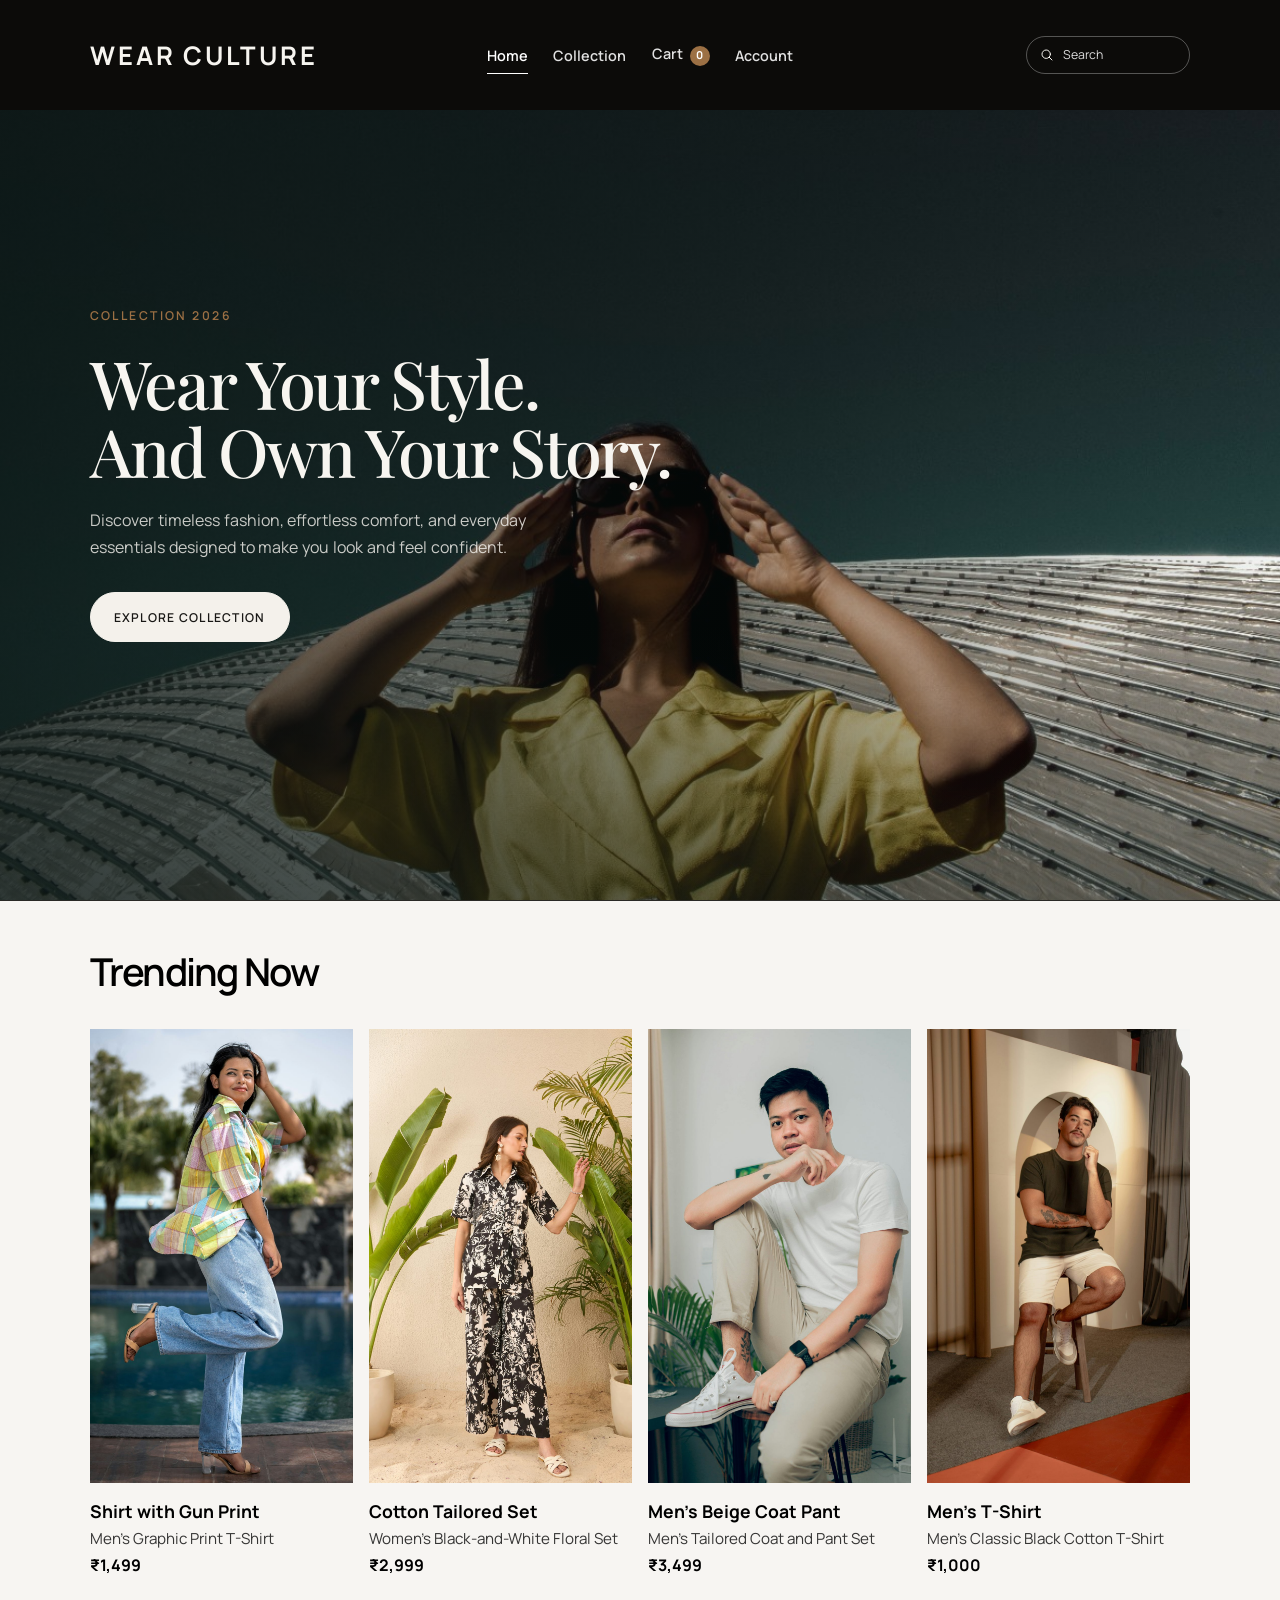
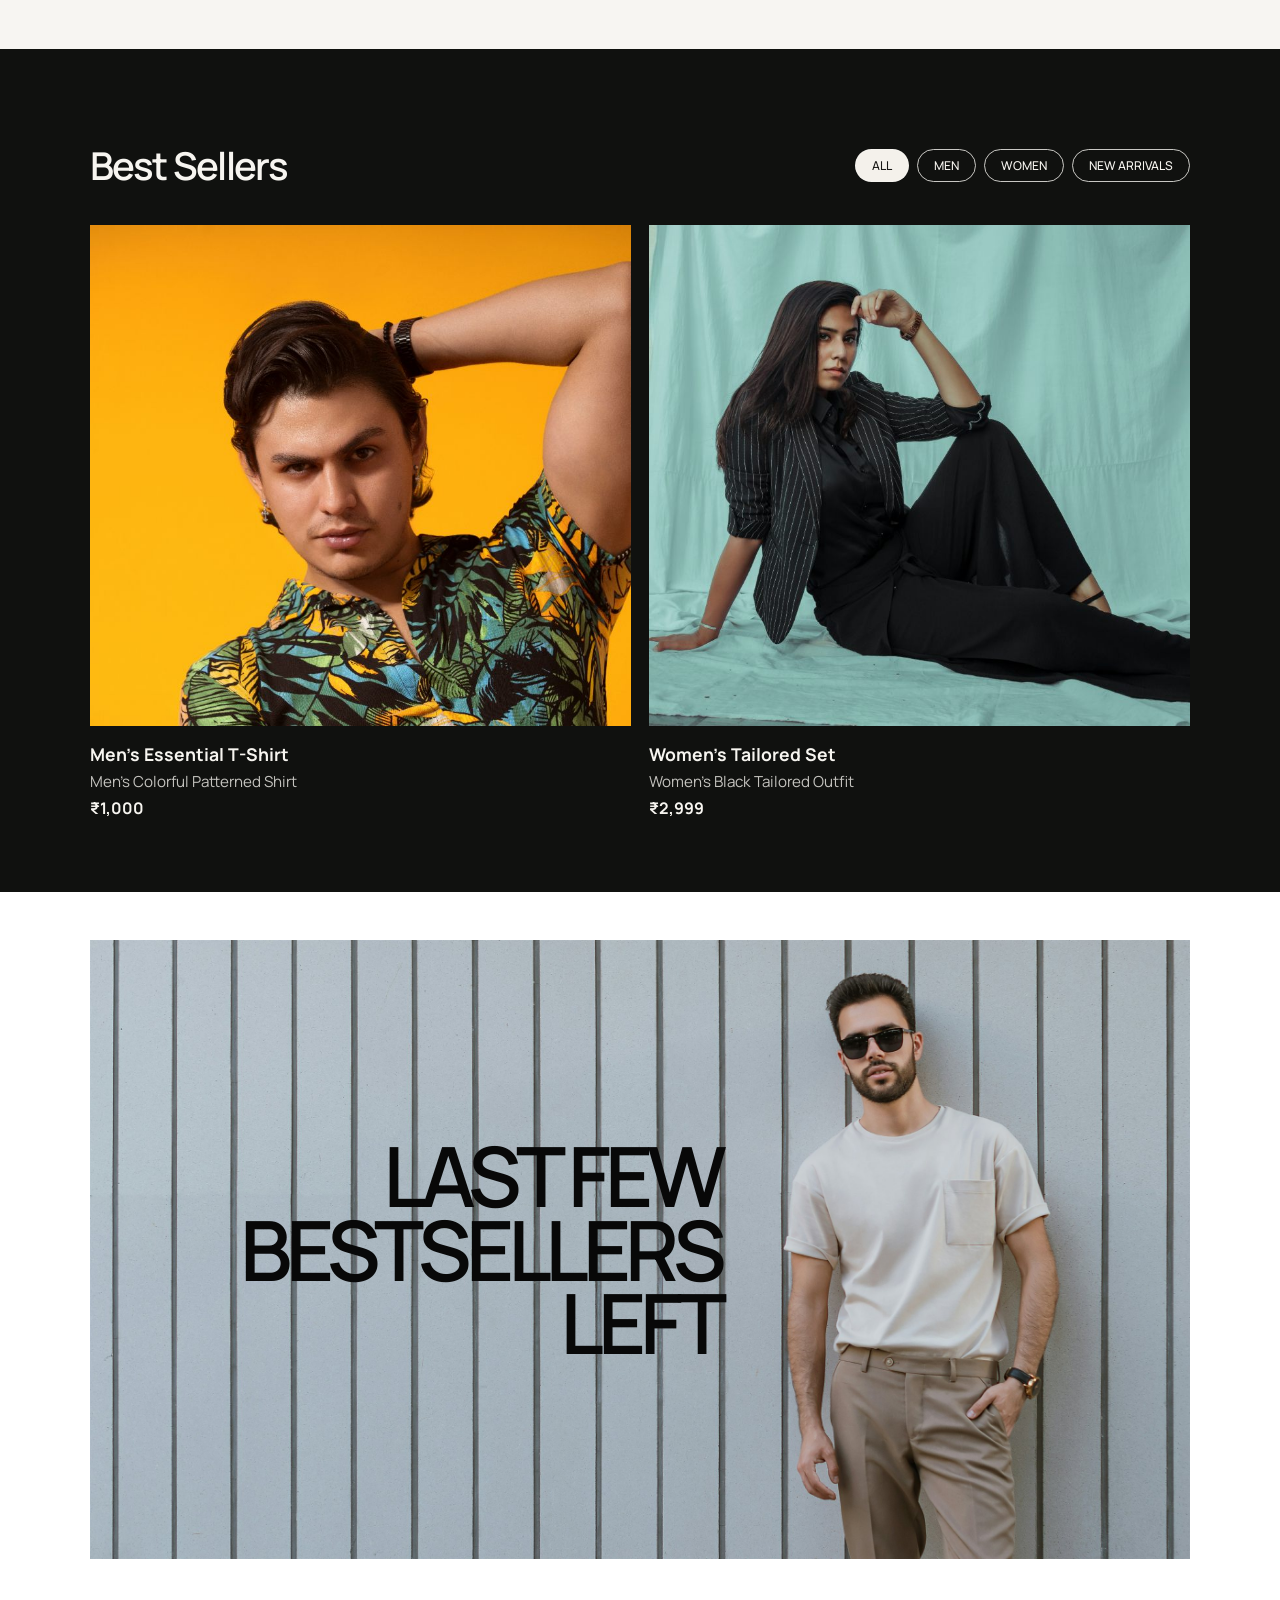
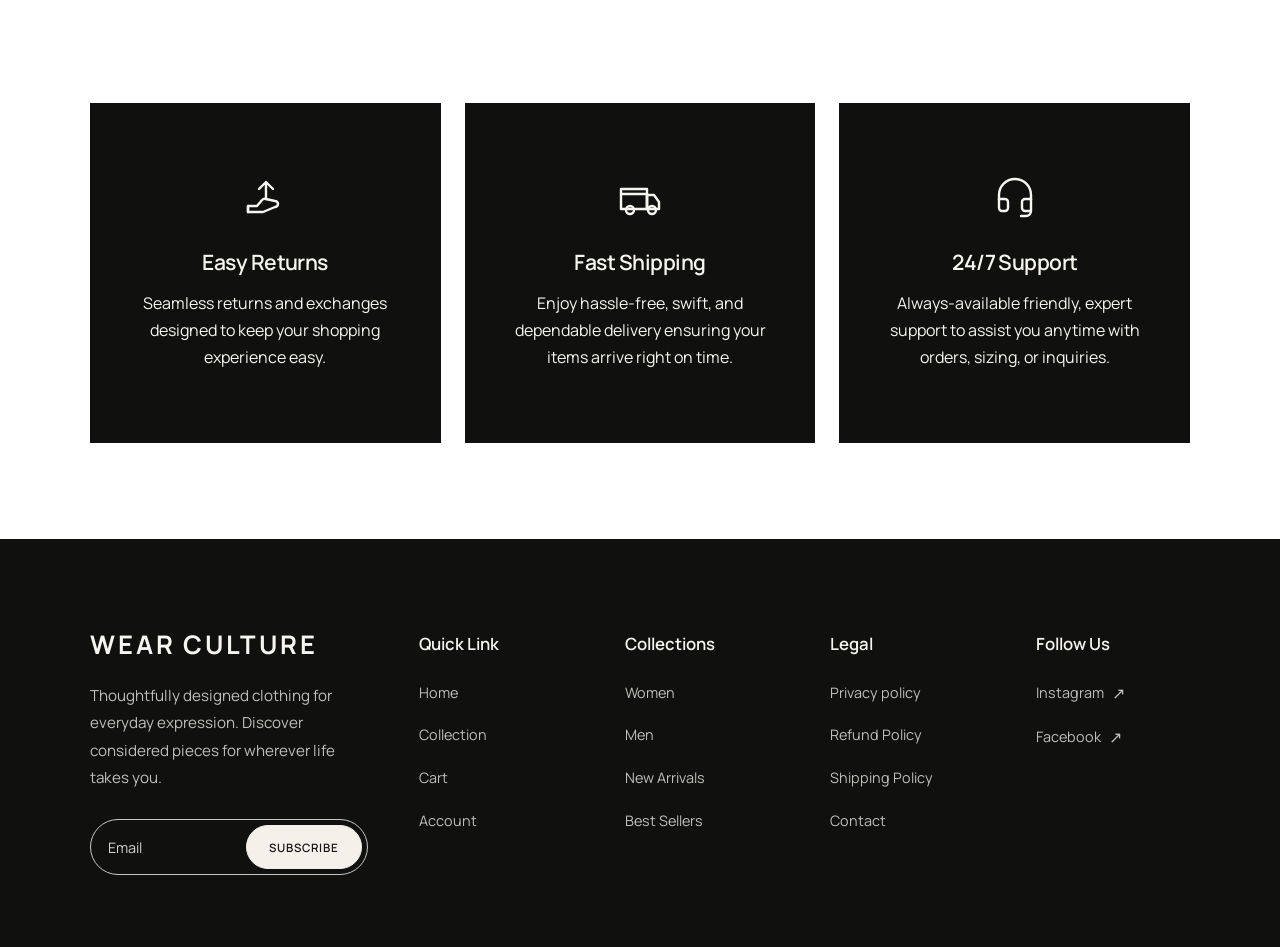
<file: index.html>
<!DOCTYPE html>
<html lang="en">
  <head>
    <meta charset="UTF-8" />
    <meta name="viewport" content="width=device-width, initial-scale=1.0" />
    <meta
      name="description"
      content="WearCulture — contemporary clothing designed for everyday expression."
    />
    <title>WearCulture — Wear your own way</title>
    <link rel="preconnect" href="https://fonts.googleapis.com" />
    <link rel="preconnect" href="https://fonts.gstatic.com" crossorigin />
    <link
      href="https://fonts.googleapis.com/css2?family=Manrope:wght@400;500;600;700&family=Playfair+Display:wght@500;600;700&display=swap"
      rel="stylesheet"
    />
    <link rel="preload" as="image" href="xyz-background.jpg" fetchpriority="high" />
    <link rel="stylesheet" href="base.css" />
    <link rel="stylesheet" href="home.css?v=20261128-1" />
    <script src="cart.js" defer></script>
  </head>
  <body>
    <main class="home">
      <header class="site-header">
        <div class="brand-area">
          <a class="wordmark" href="index.html" aria-label="WearCulture home"><span>Wear</span><span>Culture</span></a>
        </div>

        <nav class="primary-nav" aria-label="Main navigation">
          <a href="index.html" aria-current="page">Home</a>
          <a href="collection.html">Collection</a>
          <a href="cart.html">Cart</a>
          <a href="account.html">Account</a>
        </nav>

        <label class="search" aria-label="Search">
          <svg viewBox="0 0 24 24" aria-hidden="true">
            <circle cx="10.8" cy="10.8" r="6.3"></circle>
            <path d="m15.4 15.4 4.1 4.1"></path>
          </svg>
          <input type="search" placeholder="Search" />
        </label>
      </header>

      <section class="hero" aria-labelledby="hero-title">
        <div class="hero-content">
          <p class="eyebrow">Collection 2026</p>
          <h1 id="hero-title">Wear Your Style.<br /> And Own Your Story.<br /></h1>
          <p class="hero-description">
            Discover timeless fashion, effortless comfort, and everyday essentials
            designed to make you look and feel confident.
          </p>
          <div class="hero-actions">
            <a class="shop-link shop-link-primary" href="collection.html">
              Explore collection
              <!-- <span aria-hidden="true">↗</span> -->
            </a>
            <!--<a class="shop-link shop-link-secondary" href="collection.html">
              View lookbook
              <span aria-hidden="true">↗</span>
            </a>-->
          </div>
        </div>

        <!--<div class="hero-caption">
          <span>Paris</span>
          <span>Limited collection</span>
          <span>Editorial 01</span>
        </div>-->
      </section>

      <section class="trending" aria-labelledby="trending-title">
        <div class="trending-heading">
          <h2 id="trending-title">Trending Now</h2>
        </div>

        <div class="trending-grid">
          <article class="product-card">
            <div class="product-image">
              <img
                src="Trending%20now%20image1.jpg"
                alt="Woman wearing a colorful plaid shirt and jeans"
                loading="lazy"
                decoding="async"
              />
              <button class="shop-link shop-link-primary quick-add" type="button">Add to cart</button>
            </div>
            <div class="product-details">
              <h3>Shirt with Gun Print</h3>
              <p class="product-description">Men's Graphic Print T-Shirt</p>
              <p class="product-price">₹1,499</p>
            </div>
          </article>

          <article class="product-card">
            <div class="product-image">
              <img
                src="Trending%20now%20image2.jpg"
                alt="Woman wearing a black-and-white floral outfit"
                loading="lazy"
                decoding="async"
              />
              <button class="shop-link shop-link-primary quick-add" type="button">Add to cart</button>
            </div>
            <div class="product-details">
              <h3>Cotton Tailored Set</h3>
              <p class="product-description">Women's Black-and-White Floral Set</p>
              <p class="product-price">₹2,999</p>
            </div>
          </article>

          <article class="product-card">
            <div class="product-image">
              <img
                src="Trending%20now%20image3.jpg"
                alt="Man wearing a dark T-shirt and light shorts"
                loading="lazy"
                decoding="async"
              />
              <button class="shop-link shop-link-primary quick-add" type="button">Add to cart</button>
            </div>
            <div class="product-details">
              <h3>Men's Beige Coat Pant</h3>
              <p class="product-description">Men's Tailored Coat and Pant Set</p>
              <p class="product-price">₹3,499</p>
            </div>
          </article>

          <article class="product-card">
            <div class="product-image">
              <img
                src="Trending%20now%20image4.jpg"
                alt="Close-up of a man wearing a black shirt"
                loading="lazy"
                decoding="async"
              />
              <button class="shop-link shop-link-primary quick-add" type="button">Add to cart</button>
            </div>
            <div class="product-details">
              <h3>Men's T-Shirt</h3>
              <p class="product-description">Men's Classic Black Cotton T-Shirt</p>
              <p class="product-price">₹1,000</p>
            </div>
          </article>
        </div>
      </section>

      <section class="best-sellers" aria-labelledby="best-sellers-title">
        <div class="best-sellers-heading">
          <h2 id="best-sellers-title">Best Sellers</h2>
          <div class="best-sellers-filters" role="group" aria-label="Filter best sellers">
            <button class="seller-filter is-active" type="button" data-filter="all" aria-pressed="true">All</button>
            <button class="seller-filter" type="button" data-filter="men" aria-pressed="false">Men</button>
            <button class="seller-filter" type="button" data-filter="women" aria-pressed="false">Women</button>
            <button class="seller-filter" type="button" data-filter="new" aria-pressed="false">New arrivals</button>
          </div>
        </div>

        <div class="best-sellers-grid">
          <article class="seller-card" data-category="men" data-new-arrival="true">
            <div class="seller-image">
              <img
                src="bestseller-men.jpg"
                alt="Man wearing a colorful patterned shirt against a yellow background"
                loading="lazy"
                decoding="async"
              />
              <button class="shop-link shop-link-primary quick-add" type="button">Add to cart</button>
            </div>
            <div class="product-details">
              <h3>Men's Essential T-Shirt</h3>
              <p class="product-description">Men's Colorful Patterned Shirt</p>
              <p class="product-price">₹1,000</p>
            </div>
          </article>

          <article class="seller-card" data-category="women" data-new-arrival="false">
            <div class="seller-image">
              <img
                src="bestseller-women.jpg"
                alt="Woman wearing a black outfit seated against a light blue backdrop"
                loading="lazy"
                decoding="async"
              />
              <button class="shop-link shop-link-primary quick-add" type="button">Add to cart</button>
            </div>
            <div class="product-details">
              <h3>Women's Tailored Set</h3>
              <p class="product-description">Women's Black Tailored Outfit</p>
              <p class="product-price">₹2,999</p>
            </div>
          </article>
        </div>
      </section>

      <section class="ad-section" aria-label="Advertisement">
        <div class="ad-banner">
          <img
            class="ad-banner-image"
            src="bestsellers-ad-background.jpg?v=20261123-2"
            alt=""
            aria-hidden="true"
            loading="lazy"
            decoding="async"
          />
          <h2 id="ad-title">
            <span>Last few</span>
            <span>Bestsellers</span>
            <span>Left</span>
          </h2>
        </div>
      </section>

      <section class="policies" id="policies" aria-label="Shopping benefits">
        <div class="policy-grid">
          <article class="policy-card">
            <svg class="policy-icon" viewBox="0 0 48 48" aria-hidden="true">
              <path d="M25 7v17m-7-10 7-7 7 7" />
              <path d="M7 31h9l5-6a4 4 0 0 1 4-1l9 2a3 3 0 0 1 0 6l-12 5H7z" />
              <path d="M7 31v6" />
            </svg>
            <h2>Easy Returns</h2>
            <p>Seamless returns and exchanges designed to keep your shopping experience easy.</p>
          </article>

          <article class="policy-card">
            <svg class="policy-icon" viewBox="0 0 48 48" aria-hidden="true">
              <path d="M5 14h26v20H5z" />
              <path d="M31 20h7l5 7v7H31z" />
              <path d="M5 19h26M31 20v14" />
              <circle cx="14" cy="35" r="4" />
              <circle cx="36" cy="35" r="4" />
            </svg>
            <h2>Fast Shipping</h2>
            <p>Enjoy hassle-free, swift, and dependable delivery ensuring your items arrive right on time.</p>
          </article>

          <article class="policy-card">
            <svg class="policy-icon" viewBox="0 0 48 48" aria-hidden="true">
              <path d="M8 25v-5a16 16 0 0 1 32 0v5" />
              <path d="M8 24h6a3 3 0 0 1 3 3v6a3 3 0 0 1-3 3h-3a3 3 0 0 1-3-3z" />
              <path d="M40 24h-6a3 3 0 0 0-3 3v6a3 3 0 0 0 3 3h6zM40 36a5 5 0 0 1-5 5h-5" />
            </svg>
            <h2>24/7 Support</h2>
            <p>Always-available friendly, expert support to assist you anytime with orders, sizing, or inquiries.</p>
          </article>
        </div>
      </section>
    </main>
    <footer class="site-footer" id="footer">
      <div class="footer-grid">
        <div class="footer-brand">
          <a class="wordmark footer-wordmark" href="index.html" aria-label="WearCulture home"><span>Wear</span><span>Culture</span></a>
          <p>
            Thoughtfully designed clothing for everyday expression. Discover
            considered pieces for wherever life takes you.
          </p>
          <form class="newsletter-form">
            <label class="visually-hidden" for="newsletter-email">Email address</label>
            <input
              id="newsletter-email"
              type="email"
              placeholder="Email"
              autocomplete="email"
              required
            />
            <button type="submit">Subscribe</button>
          </form>
        </div>

        <nav class="footer-column" aria-label="Quick links">
          <h2>Quick Link</h2>
          <ul>
            <li><a href="index.html">Home</a></li>
            <li><a href="collection.html">Collection</a></li>
            <li><a href="cart.html">Cart</a></li>
            <li><a href="account.html">Account</a></li>
          </ul>
        </nav>

        <nav class="footer-column" aria-label="Collections">
          <h2>Collections</h2>
          <ul>
            <li><a href="#best-sellers-title">Women</a></li>
            <li><a href="#best-sellers-title">Men</a></li>
            <li><a href="#trending-title">New Arrivals</a></li>
            <li><a href="#best-sellers-title">Best Sellers</a></li>
          </ul>
        </nav>

        <nav class="footer-column" aria-label="Legal and help">
          <h2>Legal</h2>
          <ul>
            <li><a href="#policies">Privacy policy</a></li>
            <li><a href="#policies">Refund Policy</a></li>
            <li><a href="#policies">Shipping Policy</a></li>
            <li><a href="#policies">Contact</a></li>
          </ul>
        </nav>

        <nav class="footer-column" aria-label="Social media">
          <h2>Follow Us</h2>
          <ul>
            <li><a href="https://www.instagram.com/" target="_blank" rel="noreferrer">Instagram <span aria-hidden="true">↗</span></a></li>
            <li><a href="https://www.facebook.com/" target="_blank" rel="noreferrer">Facebook <span aria-hidden="true">↗</span></a></li>
          </ul>
        </nav>
      </div>
    </footer>
    <script>
      const bestSellers = document.querySelector(".best-sellers");
      const sellerFilters = bestSellers.querySelectorAll(".seller-filter");
      const sellerCards = bestSellers.querySelectorAll(".seller-card");

      sellerFilters.forEach((filterButton) => {
        filterButton.addEventListener("click", () => {
          const filter = filterButton.dataset.filter;

          sellerFilters.forEach((button) => {
            const isActive = button === filterButton;
            button.classList.toggle("is-active", isActive);
            button.setAttribute("aria-pressed", String(isActive));
          });

          sellerCards.forEach((card) => {
            card.hidden =
              filter !== "all" &&
              (filter === "new"
                ? card.dataset.newArrival !== "true"
                : card.dataset.category !== filter);
          });
        });
      });
    </script>
  </body>
</html>
</file>
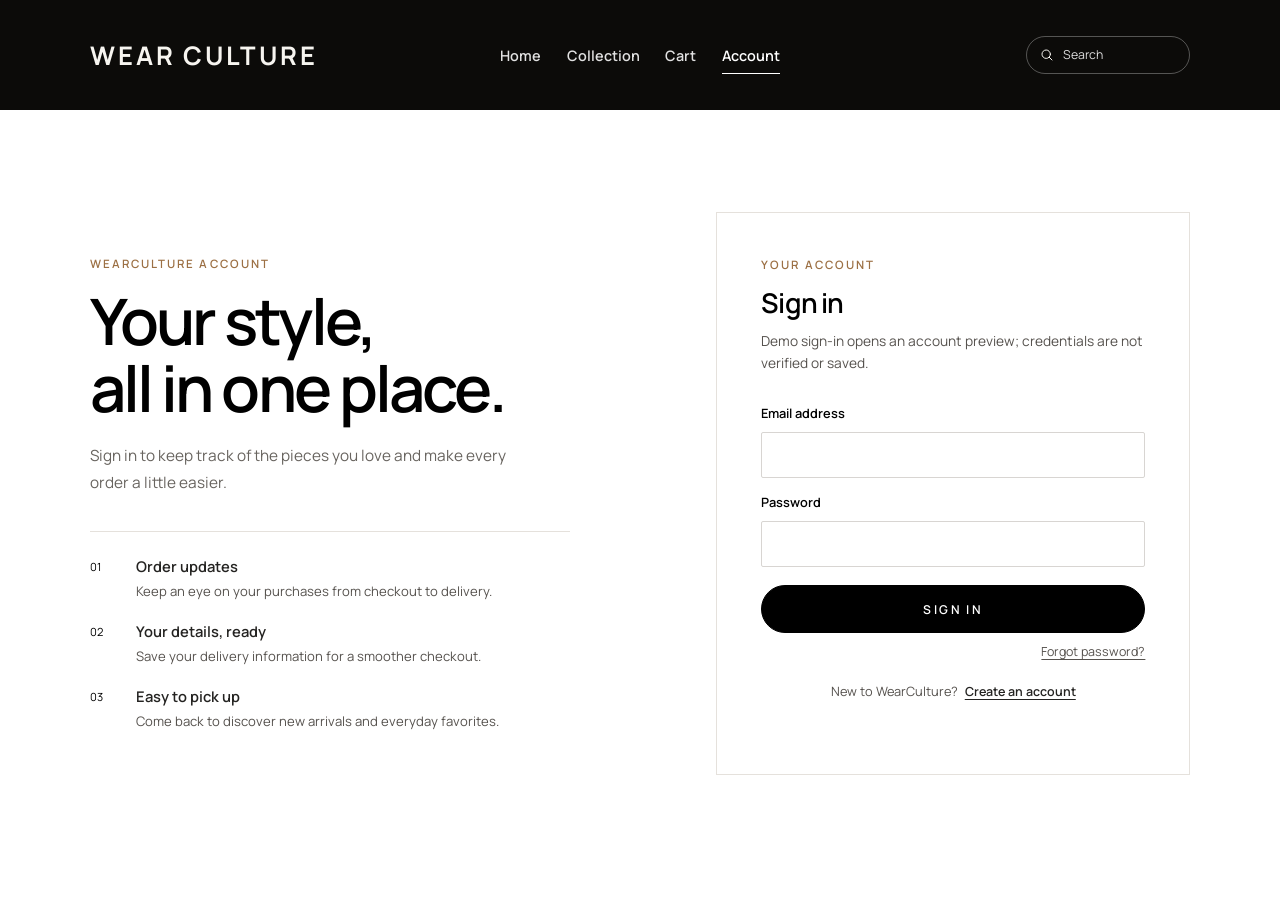
<file: account.html>
<!DOCTYPE html>
<html lang="en">
  <head>
    <meta charset="UTF-8" />
    <meta name="viewport" content="width=device-width, initial-scale=1.0" />
    <meta name="description" content="Sign in or create your WearCulture account." />
    <title>Account — WearCulture</title>
    <link rel="preconnect" href="https://fonts.googleapis.com" />
    <link rel="preconnect" href="https://fonts.gstatic.com" crossorigin />
    <link
      href="https://fonts.googleapis.com/css2?family=Manrope:wght@400;500;600;700&family=Playfair+Display:wght@500;600;700&display=swap"
      rel="stylesheet"
    />
    <link rel="stylesheet" href="base.css" />
    <link rel="stylesheet" href="account.css" />
    <script src="account.js" defer></script>
  </head>
  <body class="account-body">
    <header class="site-header">
      <div class="brand-area">
        <a class="wordmark" href="index.html" aria-label="WearCulture home"><span>Wear</span><span>Culture</span></a>
      </div>

      <nav class="primary-nav" aria-label="Main navigation">
        <a href="index.html">Home</a>
        <a href="collection.html">Collection</a>
        <a href="cart.html">Cart</a>
        <a href="account.html" aria-current="page">Account</a>
      </nav>

      <label class="search" aria-label="Search">
        <svg viewBox="0 0 24 24" aria-hidden="true">
          <circle cx="10.8" cy="10.8" r="6.3"></circle>
          <path d="m15.4 15.4 4.1 4.1"></path>
        </svg>
        <input type="search" placeholder="Search" />
      </label>
    </header>

    <main class="account-page">
      <div class="account-layout">
        <section class="account-intro" aria-labelledby="account-page-title">
          <p class="account-eyebrow">WearCulture account</p>
          <h1 id="account-page-title">Your style,<br />all in one place.</h1>
          <p class="account-intro-copy">
            Sign in to keep track of the pieces you love and make every order a little easier.
          </p>

          <ul class="account-benefits">
            <li>
              <span aria-hidden="true">01</span>
              <div>
                <h2>Order updates</h2>
                <p>Keep an eye on your purchases from checkout to delivery.</p>
              </div>
            </li>
            <li>
              <span aria-hidden="true">02</span>
              <div>
                <h2>Your details, ready</h2>
                <p>Save your delivery information for a smoother checkout.</p>
              </div>
            </li>
            <li>
              <span aria-hidden="true">03</span>
              <div>
                <h2>Easy to pick up</h2>
                <p>Come back to discover new arrivals and everyday favorites.</p>
              </div>
            </li>
          </ul>
        </section>

        <section class="account-card" aria-labelledby="account-form-title">
          <p class="account-card-eyebrow">Your account</p>
          <h2 id="account-form-title">Sign in</h2>
          <p id="account-form-description" class="account-form-description">
            Demo sign-in opens an account preview; credentials are not verified or saved.
          </p>

          <form class="account-form" data-account-form="sign-in">
            <label for="signin-email">Email address</label>
            <input id="signin-email" name="email" type="email" autocomplete="email" required />
            <label for="signin-password">Password</label>
            <input
              id="signin-password"
              name="password"
              type="password"
              autocomplete="current-password"
              required
            />
            <button class="account-submit" type="submit">Sign in</button>
            <button class="account-text-button" type="button" data-account-mode="reset">
              Forgot password?
            </button>
            <p class="account-mode-switch">
              New to WearCulture?
              <button class="account-text-button" type="button" data-account-mode="create">
                Create an account
              </button>
            </p>
          </form>

          <form class="account-form" data-account-form="create" hidden>
            <label for="create-name">Full name</label>
            <input id="create-name" name="name" type="text" autocomplete="name" required />
            <label for="create-email">Email address</label>
            <input id="create-email" name="email" type="email" autocomplete="email" required />
            <label for="create-password">Create a password</label>
            <input
              id="create-password"
              name="password"
              type="password"
              autocomplete="new-password"
              minlength="8"
              required
            />
            <button class="account-submit" type="submit">Create account</button>
            <p class="account-mode-switch">
              Already have an account?
              <button class="account-text-button" type="button" data-account-mode="sign-in">
                Sign in
              </button>
            </p>
          </form>

          <form class="account-form" data-account-form="reset" hidden>
            <label for="reset-email">Email address</label>
            <input id="reset-email" name="email" type="email" autocomplete="email" required />
            <button class="account-submit" type="submit">Send reset instructions</button>
            <p class="account-mode-switch">
              Remembered your password?
              <button class="account-text-button" type="button" data-account-mode="sign-in">
                Back to sign in
              </button>
            </p>
          </form>

          <p id="account-status" class="account-status" role="status" aria-live="polite"></p>
        </section>
      </div>

      <section class="account-dashboard" aria-labelledby="account-dashboard-title" hidden>
        <header class="account-dashboard-header">
          <div>
            <p class="account-eyebrow">Your WearCulture account</p>
            <h1 id="account-dashboard-title">Welcome to your account</h1>
          </div>
          <button class="account-text-button" type="button" data-account-sign-out>Sign out</button>
        </header>

        <p class="account-dashboard-notice">
          Demo preview only. Your sign-in has not been verified, and account data is not connected to a service.
        </p>

        <div class="account-dashboard-layout">
          <nav class="account-dashboard-nav" aria-label="Account sections">
            <button type="button" data-dashboard-section="overview" aria-current="page">Account details</button>
            <button type="button" data-dashboard-section="orders">Orders</button>
            <button type="button" data-dashboard-section="addresses">Addresses</button>
            <button type="button" data-dashboard-section="contact">Contact details</button>
            <button type="button" data-dashboard-section="help">Help &amp; support</button>
            <button type="button" data-dashboard-section="settings">Settings</button>
          </nav>

          <div class="account-dashboard-content">
            <section class="account-dashboard-panel" data-account-panel="overview" aria-labelledby="account-details-title">
              <h2 id="account-details-title">Account details</h2>
              <p class="account-dashboard-copy">Your profile information.</p>
              <dl class="account-details-list">
                <div>
                  <dt>Name</dt>
                  <dd id="account-name-display">Not provided</dd>
                </div>
                <div>
                  <dt>Email address</dt>
                  <dd id="account-email-display">Not provided</dd>
                </div>
                <div>
                  <dt>Phone number</dt>
                  <dd>Not provided</dd>
                </div>
              </dl>
            </section>

            <section class="account-dashboard-panel" data-account-panel="orders" aria-labelledby="account-orders-title" hidden>
              <h2 id="account-orders-title">Your orders</h2>
              <p class="account-dashboard-copy">Your recent purchases will appear here.</p>
              <div class="account-empty-panel">
                <h3>No orders yet</h3>
                <p>When you place an order, you can follow its status here.</p>
                <a href="collection.html">Explore the collection</a>
              </div>
            </section>

            <section class="account-dashboard-panel" data-account-panel="addresses" aria-labelledby="account-addresses-title" hidden>
              <h2 id="account-addresses-title">Saved addresses</h2>
              <p class="account-dashboard-copy">Addresses you save will be ready for your next order.</p>
              <div class="account-empty-panel">
                <h3>No addresses saved</h3>
                <p>Your delivery addresses will appear here once added.</p>
              </div>
            </section>

            <section class="account-dashboard-panel" data-account-panel="contact" aria-labelledby="account-contact-title" hidden>
              <h2 id="account-contact-title">Contact details</h2>
              <p class="account-dashboard-copy">The contact information associated with this session.</p>
              <dl class="account-details-list">
                <div>
                  <dt>Email address</dt>
                  <dd id="account-contact-email">Not provided</dd>
                </div>
                <div>
                  <dt>Phone number</dt>
                  <dd>Not provided</dd>
                </div>
              </dl>
            </section>

            <section class="account-dashboard-panel" data-account-panel="help" aria-labelledby="account-help-title" hidden>
              <h2 id="account-help-title">Help &amp; support</h2>
              <p class="account-dashboard-copy">Quick information for your WearCulture orders.</p>
              <div class="account-help-list">
                <article>
                  <h3>Delivery</h3>
                  <p>Expected delivery dates are shown with each product in the collection.</p>
                </article>
                <article>
                  <h3>Returns</h3>
                  <p>Cart items currently display a 7-day return window.</p>
                </article>
                <article>
                  <h3>Need more help?</h3>
                  <p>Customer support will be available when account services are connected.</p>
                </article>
              </div>
            </section>

            <section class="account-dashboard-panel" data-account-panel="settings" aria-labelledby="account-settings-title" hidden>
              <h2 id="account-settings-title">Settings</h2>
              <p class="account-dashboard-copy">Manage your account preferences.</p>
              <p class="account-settings-note">Settings are a preview and are not saved yet.</p>
              <label class="account-setting-option">
                <input type="checkbox" />
                <span>Send me updates about new arrivals</span>
              </label>
              <label class="account-setting-option">
                <input type="checkbox" />
                <span>Send me order updates by email</span>
              </label>
            </section>
          </div>
        </div>
      </section>
    </main>
  </body>
</html>
</file>
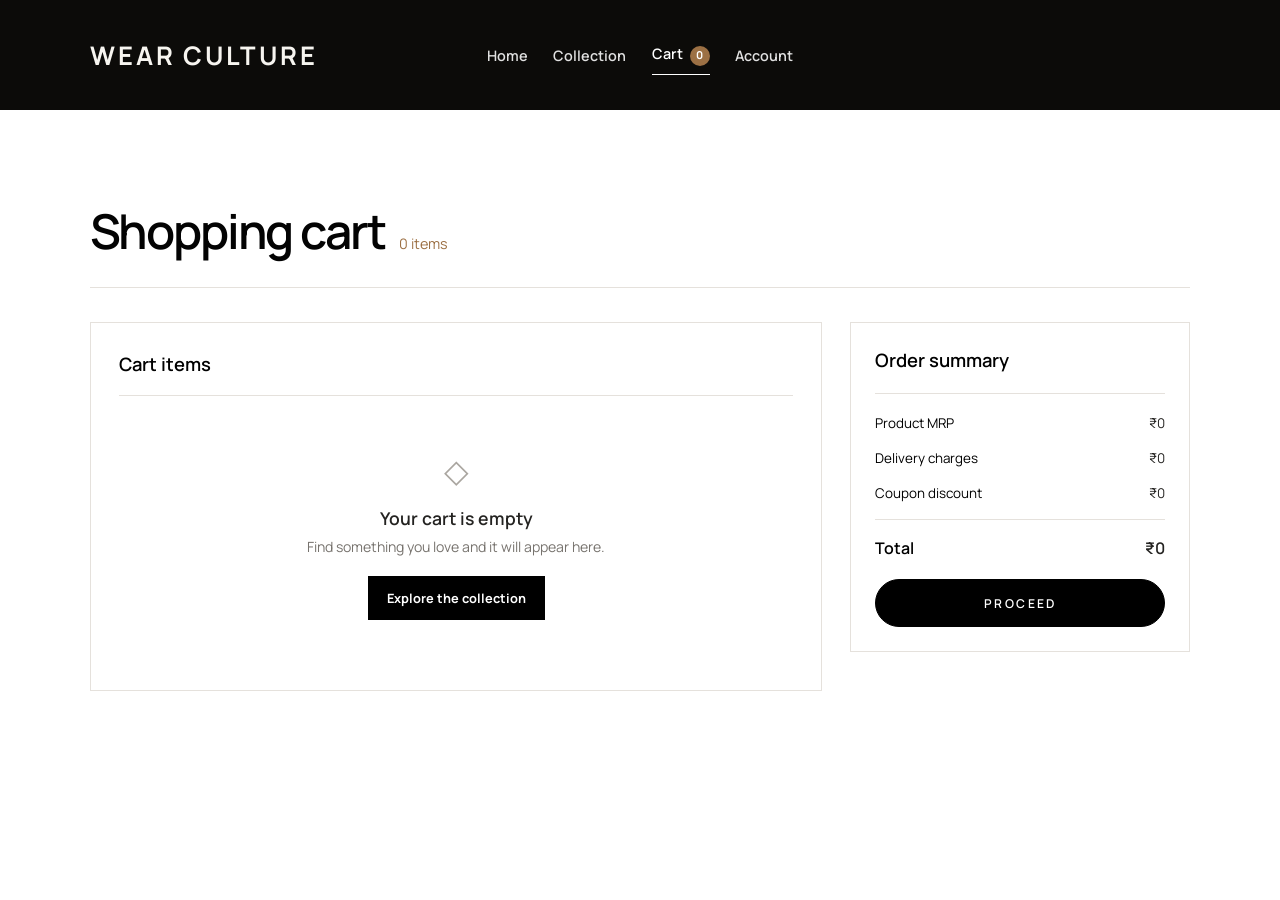
<file: cart.html>
<!DOCTYPE html>
<html lang="en">
  <head>
    <meta charset="UTF-8" />
    <meta name="viewport" content="width=device-width, initial-scale=1.0" />
    <meta name="description" content="Review and update your WearCulture shopping cart." />
    <title>Cart — WearCulture</title>
    <link rel="preconnect" href="https://fonts.googleapis.com" />
    <link rel="preconnect" href="https://fonts.gstatic.com" crossorigin />
    <link
      href="https://fonts.googleapis.com/css2?family=Manrope:wght@400;500;600;700&family=Playfair+Display:wght@500;600;700&display=swap"
      rel="stylesheet"
    />
    <link rel="stylesheet" href="base.css" />
    <link rel="stylesheet" href="cart.css" />
    <script src="cart.js" defer></script>
  </head>
  <body class="cart-body">
    <header class="site-header">
      <div class="brand-area">
        <a class="wordmark" href="index.html" aria-label="WearCulture home"><span>Wear</span><span>Culture</span></a>
      </div>

      <nav class="primary-nav" aria-label="Main navigation">
        <a href="index.html">Home</a>
        <a href="collection.html">Collection</a>
        <a href="cart.html" aria-current="page">Cart</a>
        <a href="account.html">Account</a>
      </nav>

    </header>

    <main class="cart-page">
      <section class="cart-heading" aria-labelledby="cart-title">
        <!-- <p class="cart-eyebrow">Your selection</p> -->
        <h1 id="cart-title">Shopping cart <span id="cart-item-count">0 items</span></h1>
      </section>

      <div class="cart-layout">
        <section class="cart-items-panel" aria-labelledby="cart-items-title">
          <div class="cart-panel-heading">
            <h2 id="cart-items-title">Cart items</h2>
            <!--<a href="collection.html">Continue shopping <span aria-hidden="true">↗</span></a>-->
          </div>

          <div id="cart-items" aria-live="polite"></div>
          <div id="cart-empty" class="cart-empty" hidden>
            <span class="cart-empty-icon" aria-hidden="true">◇</span>
            <h3>Your cart is empty</h3>
            <p>Find something you love and it will appear here.</p>
            <a class="cart-primary-link" href="collection.html">Explore the collection</a>
          </div>
        </section>

        <aside class="cart-summary" aria-labelledby="cart-summary-title">
          <h2 id="cart-summary-title">Order summary</h2>
          <dl class="cart-summary-lines">
            <div>
              <dt>Product MRP</dt>
              <dd id="cart-product-mrp">₹0</dd>
            </div>
            <div>
              <dt>Delivery charges</dt>
              <dd id="cart-delivery-charges">₹0</dd>
            </div>
            <div>
              <dt>Coupon discount</dt>
              <dd id="cart-coupon-discount">₹0</dd>
            </div>
            <div class="cart-total">
              <dt>Total</dt>
              <dd id="cart-total">₹0</dd>
            </div>
          </dl>
          <button class="cart-checkout" type="button" disabled>Proceed</button>
          <!-- <p class="cart-checkout-note">Your cart is saved on this device.</p> -->
        </aside>
      </div>
    </main>
  </body>
</html>
</file>
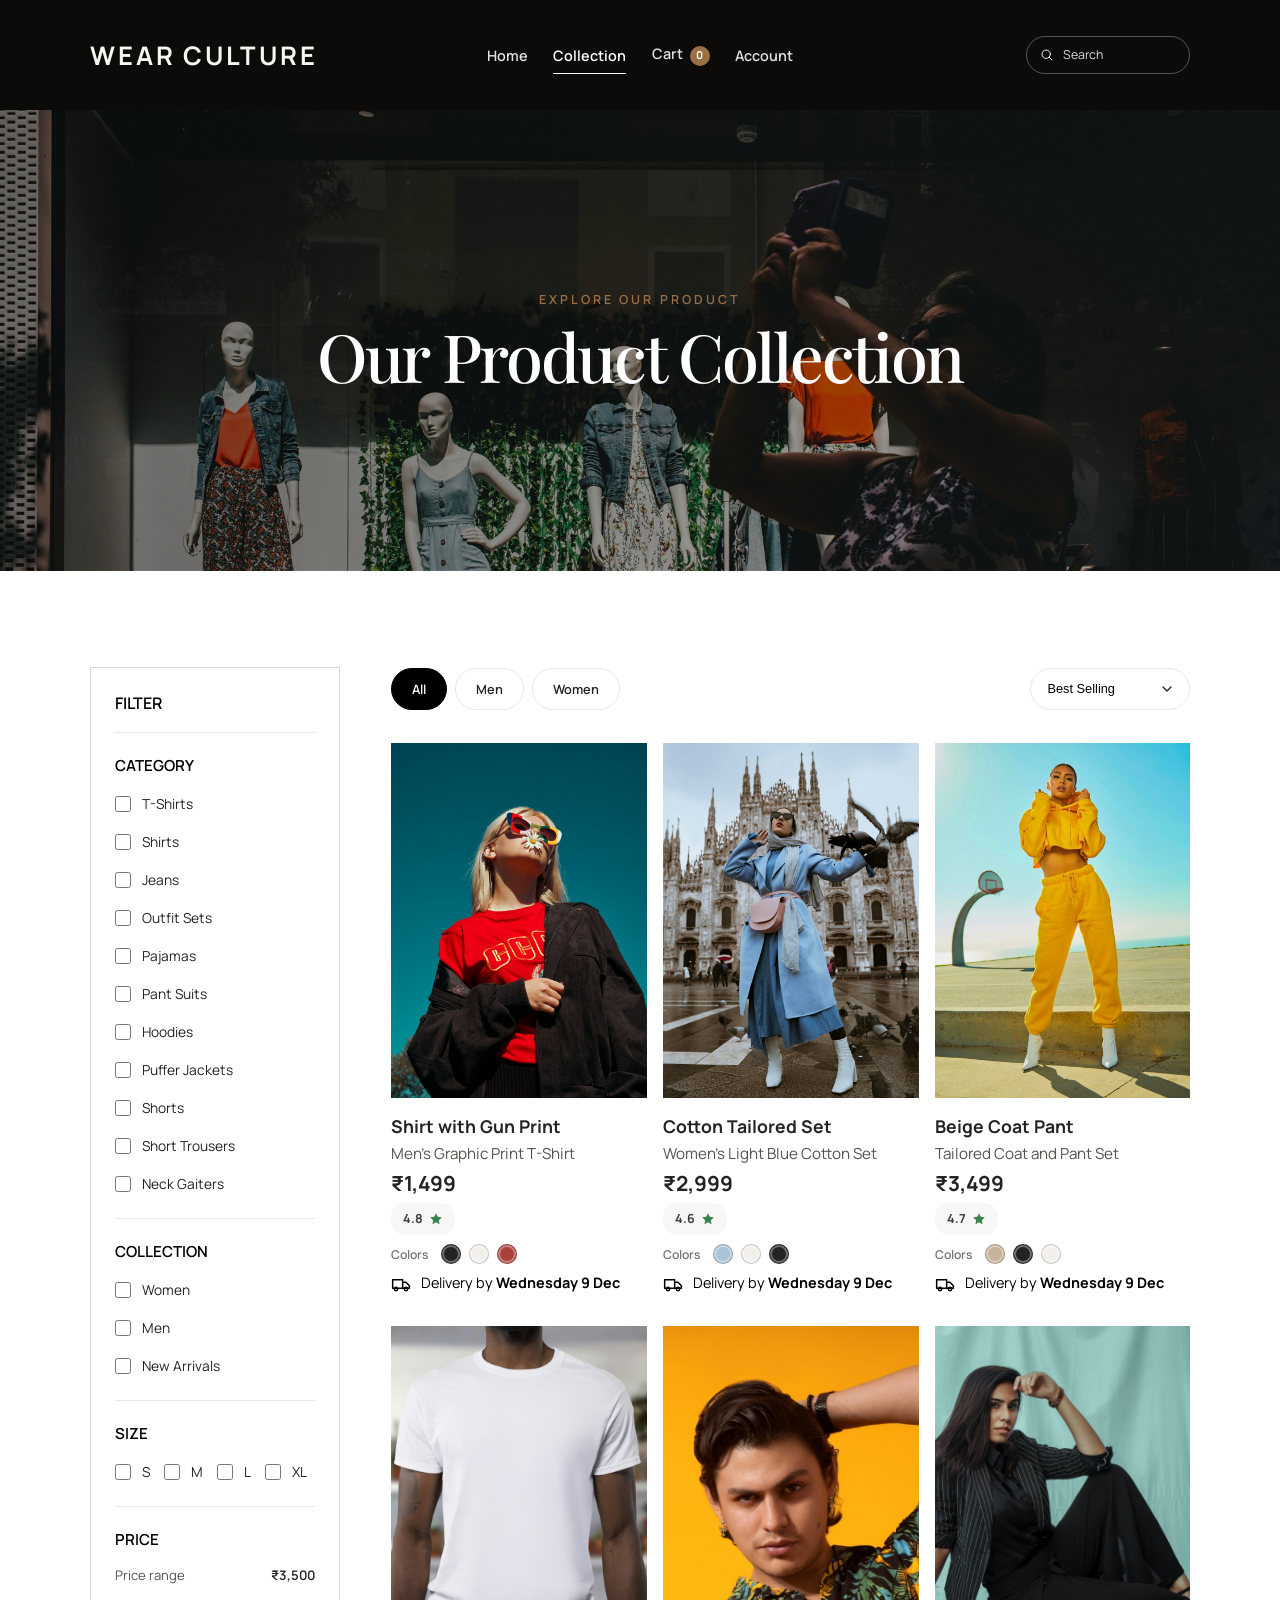
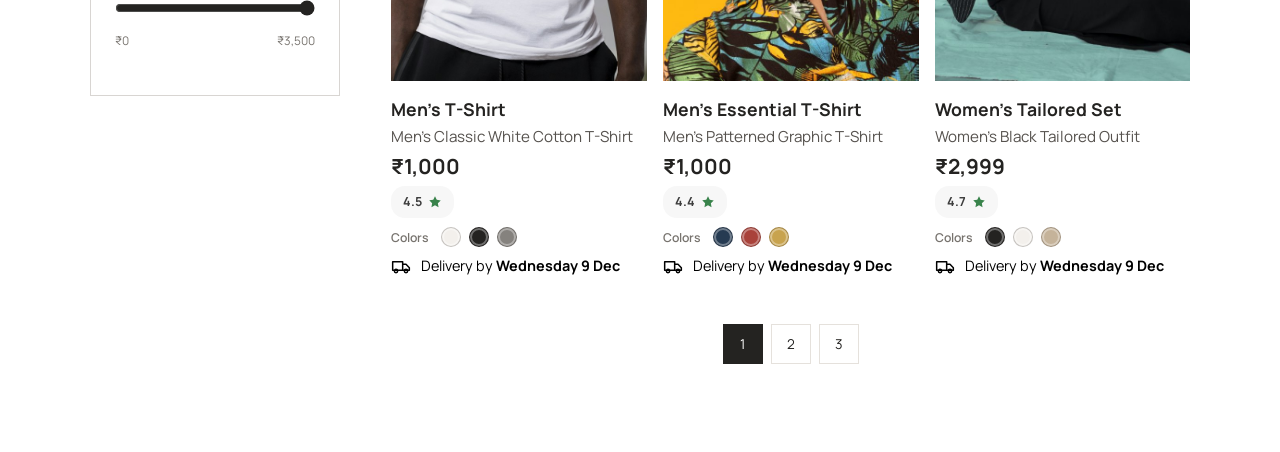
<file: collection.html>
<!DOCTYPE html>
<html lang="en">
  <head>
    <meta charset="UTF-8" />
    <meta name="viewport" content="width=device-width, initial-scale=1.0" />
    <meta
      name="description"
      content="Explore the WearCulture collection of considered everyday fashion."
    />
    <title>Collection — WearCulture</title>
    <link rel="preconnect" href="https://fonts.googleapis.com" />
    <link rel="preconnect" href="https://fonts.gstatic.com" crossorigin />
    <link
      href="https://fonts.googleapis.com/css2?family=Manrope:wght@400;500;600;700&family=Playfair+Display:wght@500;600;700&display=swap"
      rel="stylesheet"
    />
    <link rel="stylesheet" href="base.css" />
    <link rel="stylesheet" href="collection.css" />
    <script src="collection.js" defer></script>
    <script src="cart.js" defer></script>
  </head>
  <body class="collection-body">
    <header class="site-header">
      <div class="brand-area">
        <a class="wordmark" href="index.html" aria-label="WearCulture home"><span>Wear</span><span>Culture</span></a>
      </div>

      <nav class="primary-nav" aria-label="Main navigation">
        <a href="index.html">Home</a>
        <a href="collection.html" aria-current="page">Collection</a>
        <a href="cart.html">Cart</a>
        <a href="account.html">Account</a>
      </nav>

      <label class="search" aria-label="Search">
        <svg viewBox="0 0 24 24" aria-hidden="true">
          <circle cx="10.8" cy="10.8" r="6.3"></circle>
          <path d="m15.4 15.4 4.1 4.1"></path>
        </svg>
        <input type="search" placeholder="Search" />
      </label>
    </header>

    <main class="collection-page">
      <section class="collection-hero" aria-labelledby="collection-title">
        <div class="collection-hero-copy">
          <p>Explore our product</p>
          <h1 id="collection-title">Our Product Collection</h1>
        </div>
      </section>

      <section class="collection-content" aria-label="Browse collection">
        <aside class="collection-sidebar" id="collection-filters">
          <div class="collection-filter" aria-label="Product filters">
            <h2>Filter</h2>

            <fieldset class="filter-section">
              <legend>Category</legend>
              <label class="filter-option"><input type="checkbox" name="product-type" value="t-shirts" /><span>T-Shirts</span></label>
              <label class="filter-option"><input type="checkbox" name="product-type" value="shirts" /><span>Shirts</span></label>
              <label class="filter-option"><input type="checkbox" name="product-type" value="jeans" /><span>Jeans</span></label>
              <label class="filter-option"><input type="checkbox" name="product-type" value="outfit-sets" /><span>Outfit Sets</span></label>
              <label class="filter-option"><input type="checkbox" name="product-type" value="pajamas" /><span>Pajamas</span></label>
              <label class="filter-option"><input type="checkbox" name="product-type" value="pant-suits" /><span>Pant Suits</span></label>
              <label class="filter-option"><input type="checkbox" name="product-type" value="hoodies" /><span>Hoodies</span></label>
              <label class="filter-option"><input type="checkbox" name="product-type" value="puffer-jackets" /><span>Puffer Jackets</span></label>
              <label class="filter-option"><input type="checkbox" name="product-type" value="shorts" /><span>Shorts</span></label>
              <label class="filter-option"><input type="checkbox" name="product-type" value="short-trousers" /><span>Short Trousers</span></label>
              <label class="filter-option"><input type="checkbox" name="product-type" value="neck-gaiters" /><span>Neck Gaiters</span></label>
            </fieldset>

            <fieldset class="filter-section">
              <legend>Collection</legend>
              <label class="filter-option"><input type="checkbox" name="collection" value="women" /><span>Women</span></label>
              <label class="filter-option"><input type="checkbox" name="collection" value="men" /><span>Men</span></label>
              <label class="filter-option"><input type="checkbox" name="collection" value="new-arrivals" /><span>New Arrivals</span></label>
            </fieldset>

            <fieldset class="filter-section">
              <legend>Size</legend>
              <div class="filter-size-options">
                <label class="filter-option"><input type="checkbox" name="size" value="S" /><span>S</span></label>
                <label class="filter-option"><input type="checkbox" name="size" value="M" /><span>M</span></label>
                <label class="filter-option"><input type="checkbox" name="size" value="L" /><span>L</span></label>
                <label class="filter-option"><input type="checkbox" name="size" value="XL" /><span>XL</span></label>
              </div>
            </fieldset>

            <fieldset class="filter-section filter-price">
              <legend>Price</legend>
              <label class="filter-price-label" for="collection-price">Price range <output for="collection-price">₹3,500</output></label>
              <input id="collection-price" type="range" min="0" max="3500" step="100" value="3500" />
              <div class="filter-price-limits"><span>₹0</span><span>₹3,500</span></div>
            </fieldset>
          </div>
        </aside>

        <div class="collection-results">
          <div class="collection-toolbar">
            <button
              class="collection-filter-toggle"
              type="button"
              aria-label="Show product filters"
              aria-controls="collection-filters"
              aria-expanded="false"
            >
              <svg viewBox="0 0 24 24" aria-hidden="true">
                <path d="M4 5h16l-6.5 7.5v5l-3 1v-6L4 5z"></path>
              </svg>
              <span>Filters</span>
            </button>
            <div class="collection-tabs" role="group" aria-label="Filter products by category">
              <button class="collection-tab is-active" type="button" data-category="all" aria-pressed="true">All</button>
              <button class="collection-tab" type="button" data-category="men" aria-pressed="false">Men</button>
              <button class="collection-tab" type="button" data-category="women" aria-pressed="false">Women</button>
            </div>

            <label class="collection-sort">
              <select aria-label="Sort products">
                <option value="best-selling">Best Selling</option>
                <option value="price-low-high">Price: Low to High</option>
                <option value="price-high-low">Price: High to Low</option>
                <option value="name-a-z">Name: A to Z</option>
              </select>
            </label>
          </div>

          <div class="collection-grid" aria-live="polite">
            <article class="product-card collection-product" data-category="men" data-type="shirts" data-sizes="S,M,L,XL" data-price="1499" data-product-description="A bold graphic-print T-shirt made to bring a distinctive focal point to everyday outfits. Wear it on its own with denim or layer it under a jacket for an easy statement look.">
              <div class="product-image">
                <img
                  src="collection-shirt.jpg"
                  alt="Model wearing a red graphic T-shirt and black jacket"
                  loading="lazy"
                  decoding="async"
                />
                <button class="product-image-detail-trigger" data-product-details-trigger type="button" aria-label="View details for Shirt with Gun Print"></button>
                <button class="shop-link shop-link-primary quick-add" type="button">Add to cart</button>
              </div>
              <div class="product-details">
                <h3><button class="product-title-trigger" data-product-details-trigger type="button">Shirt with Gun Print</button></h3>
                <p class="product-description">Men's Graphic Print T-Shirt</p>
                <p class="product-price">₹1,499</p>
                <p class="product-rating" aria-label="Rated 4.8 out of 5 stars"><span class="rating-score" aria-hidden="true">4.8</span><svg class="rating-icon" viewBox="0 0 20 20" aria-hidden="true"><path d="m10 1.8 2.5 5.1 5.7.8-4.1 4 .97 5.7L10 14.7l-5.07 2.67.97-5.7-4.1-4 5.7-.8L10 1.8Z" /></svg></p>
                <div class="product-colors">
                  <span class="product-meta-label">Colors</span>
                  <ul class="product-color-list" aria-label="Available colors">
                    <li><span class="product-color-swatch" style="--swatch-color: #242321" role="img" aria-label="Black"></span></li>
                    <li><span class="product-color-swatch" style="--swatch-color: #f3f0ec" role="img" aria-label="White"></span></li>
                    <li><span class="product-color-swatch" style="--swatch-color: #a9423a" role="img" aria-label="Red"></span></li>
                  </ul>
                </div>
                <p class="product-delivery">
                  <svg class="product-delivery-icon" viewBox="0 0 24 24" aria-hidden="true">
                    <path d="M2 7h12v10H2zM14 10h4l4 4v3h-8zM6 20a2 2 0 1 0 0-4 2 2 0 0 0 0 4ZM18 20a2 2 0 1 0 0-4 2 2 0 0 0 0 4Z" />
                  </svg>
                  <span>Delivery by <time data-delivery-date></time></span>
                </p>
              </div>
            </article>

            <article class="product-card collection-product" data-category="women" data-type="outfit-sets" data-sizes="S,M,L,XL" data-new-arrival="true" data-price="2999" data-material="Cotton" data-product-description="This coordinated light-blue cotton set brings a polished feel to everyday dressing. The matching pieces create a put-together look with minimal effort, and can also be styled separately with wardrobe favorites.">
              <div class="product-image">
                <img
                  src="collection-cotton-set.jpg"
                  alt="Model wearing a light blue tailored outfit"
                  loading="lazy"
                  decoding="async"
                />
                <button class="product-image-detail-trigger" data-product-details-trigger type="button" aria-label="View details for Cotton Tailored Set"></button>
                <button class="shop-link shop-link-primary quick-add" type="button">Add to cart</button>
              </div>
              <div class="product-details">
                <h3><button class="product-title-trigger" data-product-details-trigger type="button">Cotton Tailored Set</button></h3>
                <p class="product-description">Women's Light Blue Cotton Set</p>
                <p class="product-price">₹2,999</p>
                <p class="product-rating" aria-label="Rated 4.6 out of 5 stars"><span class="rating-score" aria-hidden="true">4.6</span><svg class="rating-icon" viewBox="0 0 20 20" aria-hidden="true"><path d="m10 1.8 2.5 5.1 5.7.8-4.1 4 .97 5.7L10 14.7l-5.07 2.67.97-5.7-4.1-4 5.7-.8L10 1.8Z" /></svg></p>
                <div class="product-colors">
                  <span class="product-meta-label">Colors</span>
                  <ul class="product-color-list" aria-label="Available colors">
                    <li><span class="product-color-swatch" style="--swatch-color: #a9c5d5" role="img" aria-label="Light blue"></span></li>
                    <li><span class="product-color-swatch" style="--swatch-color: #f3f0ec" role="img" aria-label="White"></span></li>
                    <li><span class="product-color-swatch" style="--swatch-color: #242321" role="img" aria-label="Black"></span></li>
                  </ul>
                </div>
                <p class="product-delivery">
                  <svg class="product-delivery-icon" viewBox="0 0 24 24" aria-hidden="true">
                    <path d="M2 7h12v10H2zM14 10h4l4 4v3h-8zM6 20a2 2 0 1 0 0-4 2 2 0 0 0 0 4ZM18 20a2 2 0 1 0 0-4 2 2 0 0 0 0 4Z" />
                  </svg>
                  <span>Delivery by <time data-delivery-date></time></span>
                </p>
              </div>
            </article>

            <article class="product-card collection-product" data-category="men" data-type="pant-suits" data-sizes="S,M,L,XL" data-price="3499" data-product-description="A coordinated coat-and-pant set with a clean, tailored look for occasions that call for a sharper outfit. Wear the pieces together for a complete look or style them separately to create more outfit combinations.">
              <div class="product-image">
                <img
                  src="collection-coat-pant.jpg"
                  alt="Model wearing a bright yellow matching set"
                  loading="lazy"
                  decoding="async"
                />
                <button class="product-image-detail-trigger" data-product-details-trigger type="button" aria-label="View details for Beige Coat Pant"></button>
                <button class="shop-link shop-link-primary quick-add" type="button">Add to cart</button>
              </div>
              <div class="product-details">
                <h3><button class="product-title-trigger" data-product-details-trigger type="button">Beige Coat Pant</button></h3>
                <p class="product-description">Tailored Coat and Pant Set</p>
                <p class="product-price">₹3,499</p>
                <p class="product-rating" aria-label="Rated 4.7 out of 5 stars"><span class="rating-score" aria-hidden="true">4.7</span><svg class="rating-icon" viewBox="0 0 20 20" aria-hidden="true"><path d="m10 1.8 2.5 5.1 5.7.8-4.1 4 .97 5.7L10 14.7l-5.07 2.67.97-5.7-4.1-4 5.7-.8L10 1.8Z" /></svg></p>
                <div class="product-colors">
                  <span class="product-meta-label">Colors</span>
                  <ul class="product-color-list" aria-label="Available colors">
                    <li><span class="product-color-swatch" style="--swatch-color: #c5b39a" role="img" aria-label="Beige"></span></li>
                    <li><span class="product-color-swatch" style="--swatch-color: #242321" role="img" aria-label="Black"></span></li>
                    <li><span class="product-color-swatch" style="--swatch-color: #f3f0ec" role="img" aria-label="White"></span></li>
                  </ul>
                </div>
                <p class="product-delivery">
                  <svg class="product-delivery-icon" viewBox="0 0 24 24" aria-hidden="true">
                    <path d="M2 7h12v10H2zM14 10h4l4 4v3h-8zM6 20a2 2 0 1 0 0-4 2 2 0 0 0 0 4ZM18 20a2 2 0 1 0 0-4 2 2 0 0 0 0 4Z" />
                  </svg>
                  <span>Delivery by <time data-delivery-date></time></span>
                </p>
              </div>
            </article>

            <article class="product-card collection-product" data-category="men" data-type="t-shirts" data-sizes="S,M,L,XL" data-new-arrival="true" data-price="1000" data-material="Cotton" data-product-description="A classic white cotton T-shirt that makes a versatile foundation for everyday outfits. Its simple look pairs easily with jeans, shorts, or layered pieces, making it a reliable choice across casual plans.">
              <div class="product-image">
                <img
                  src="collection-white-tshirt.jpg"
                  alt="Classic white T-shirt styled for everyday wear"
                  loading="lazy"
                  decoding="async"
                />
                <button class="product-image-detail-trigger" data-product-details-trigger type="button" aria-label="View details for Men's T-Shirt"></button>
                <button class="shop-link shop-link-primary quick-add" type="button">Add to cart</button>
              </div>
              <div class="product-details">
                <h3><button class="product-title-trigger" data-product-details-trigger type="button">Men's T-Shirt</button></h3>
                <p class="product-description">Men's Classic White Cotton T-Shirt</p>
                <p class="product-price">₹1,000</p>
                <p class="product-rating" aria-label="Rated 4.5 out of 5 stars"><span class="rating-score" aria-hidden="true">4.5</span><svg class="rating-icon" viewBox="0 0 20 20" aria-hidden="true"><path d="m10 1.8 2.5 5.1 5.7.8-4.1 4 .97 5.7L10 14.7l-5.07 2.67.97-5.7-4.1-4 5.7-.8L10 1.8Z" /></svg></p>
                <div class="product-colors">
                  <span class="product-meta-label">Colors</span>
                  <ul class="product-color-list" aria-label="Available colors">
                    <li><span class="product-color-swatch" style="--swatch-color: #f3f0ec" role="img" aria-label="White"></span></li>
                    <li><span class="product-color-swatch" style="--swatch-color: #242321" role="img" aria-label="Black"></span></li>
                    <li><span class="product-color-swatch" style="--swatch-color: #85827e" role="img" aria-label="Gray"></span></li>
                  </ul>
                </div>
                <p class="product-delivery">
                  <svg class="product-delivery-icon" viewBox="0 0 24 24" aria-hidden="true">
                    <path d="M2 7h12v10H2zM14 10h4l4 4v3h-8zM6 20a2 2 0 1 0 0-4 2 2 0 0 0 0 4ZM18 20a2 2 0 1 0 0-4 2 2 0 0 0 0 4Z" />
                  </svg>
                  <span>Delivery by <time data-delivery-date></time></span>
                </p>
              </div>
            </article>

            <article class="product-card collection-product" data-category="men" data-type="t-shirts" data-sizes="S,M,L,XL" data-price="1000" data-product-description="Bring color and personality to casual dressing with this patterned graphic T-shirt. The expressive print stands out on its own and pairs simply with jeans or neutral layers for an easy everyday outfit.">
              <div class="product-image">
                <img
                  src="bestseller-men.jpg"
                  alt="Man wearing a colorful patterned shirt against a yellow background"
                  loading="lazy"
                  decoding="async"
                />
                <button class="product-image-detail-trigger" data-product-details-trigger type="button" aria-label="View details for Men's Essential T-Shirt"></button>
                <button class="shop-link shop-link-primary quick-add" type="button">Add to cart</button>
              </div>
              <div class="product-details">
                <h3><button class="product-title-trigger" data-product-details-trigger type="button">Men's Essential T-Shirt</button></h3>
                <p class="product-description">Men's Patterned Graphic T-Shirt</p>
                <p class="product-price">₹1,000</p>
                <p class="product-rating" aria-label="Rated 4.4 out of 5 stars"><span class="rating-score" aria-hidden="true">4.4</span><svg class="rating-icon" viewBox="0 0 20 20" aria-hidden="true"><path d="m10 1.8 2.5 5.1 5.7.8-4.1 4 .97 5.7L10 14.7l-5.07 2.67.97-5.7-4.1-4 5.7-.8L10 1.8Z" /></svg></p>
                <div class="product-colors">
                  <span class="product-meta-label">Colors</span>
                  <ul class="product-color-list" aria-label="Available colors">
                    <li><span class="product-color-swatch" style="--swatch-color: #263b52" role="img" aria-label="Navy"></span></li>
                    <li><span class="product-color-swatch" style="--swatch-color: #a9423a" role="img" aria-label="Red"></span></li>
                    <li><span class="product-color-swatch" style="--swatch-color: #c8a34e" role="img" aria-label="Mustard"></span></li>
                  </ul>
                </div>
                <p class="product-delivery">
                  <svg class="product-delivery-icon" viewBox="0 0 24 24" aria-hidden="true">
                    <path d="M2 7h12v10H2zM14 10h4l4 4v3h-8zM6 20a2 2 0 1 0 0-4 2 2 0 0 0 0 4ZM18 20a2 2 0 1 0 0-4 2 2 0 0 0 0 4Z" />
                  </svg>
                  <span>Delivery by <time data-delivery-date></time></span>
                </p>
              </div>
            </article>

            <article class="product-card collection-product" data-category="women" data-type="outfit-sets" data-sizes="S,M,L,XL" data-price="2999" data-product-description="A black tailored set designed for a sleek, coordinated outfit. Wear the pieces together for a polished look, or mix them with other wardrobe staples to take the styling from day plans to evening occasions.">
              <div class="product-image">
                <img
                  src="bestseller-women.jpg"
                  alt="Woman wearing a black outfit seated against a light blue backdrop"
                  loading="lazy"
                  decoding="async"
                />
                <button class="product-image-detail-trigger" data-product-details-trigger type="button" aria-label="View details for Women's Tailored Set"></button>
                <button class="shop-link shop-link-primary quick-add" type="button">Add to cart</button>
              </div>
              <div class="product-details">
                <h3><button class="product-title-trigger" data-product-details-trigger type="button">Women's Tailored Set</button></h3>
                <p class="product-description">Women's Black Tailored Outfit</p>
                <p class="product-price">₹2,999</p>
                <p class="product-rating" aria-label="Rated 4.7 out of 5 stars"><span class="rating-score" aria-hidden="true">4.7</span><svg class="rating-icon" viewBox="0 0 20 20" aria-hidden="true"><path d="m10 1.8 2.5 5.1 5.7.8-4.1 4 .97 5.7L10 14.7l-5.07 2.67.97-5.7-4.1-4 5.7-.8L10 1.8Z" /></svg></p>
                <div class="product-colors">
                  <span class="product-meta-label">Colors</span>
                  <ul class="product-color-list" aria-label="Available colors">
                    <li><span class="product-color-swatch" style="--swatch-color: #242321" role="img" aria-label="Black"></span></li>
                    <li><span class="product-color-swatch" style="--swatch-color: #f3f0ec" role="img" aria-label="White"></span></li>
                    <li><span class="product-color-swatch" style="--swatch-color: #c5b39a" role="img" aria-label="Beige"></span></li>
                  </ul>
                </div>
                <p class="product-delivery">
                  <svg class="product-delivery-icon" viewBox="0 0 24 24" aria-hidden="true">
                    <path d="M2 7h12v10H2zM14 10h4l4 4v3h-8zM6 20a2 2 0 1 0 0-4 2 2 0 0 0 0 4ZM18 20a2 2 0 1 0 0-4 2 2 0 0 0 0 4Z" />
                  </svg>
                  <span>Delivery by <time data-delivery-date></time></span>
                </p>
              </div>
            </article>
          </div>
          <nav class="collection-pagination" aria-label="Pagination">
            <span aria-current="page">1</span>
            <span>2</span>
            <span>3</span>
          </nav>
        </div>
      </section>

      <dialog class="product-detail-dialog" id="product-detail-dialog" aria-labelledby="product-dialog-title">
        <header class="site-header product-dialog-site-header">
          <div class="brand-area">
            <a class="wordmark" href="index.html" aria-label="WearCulture home"><span>Wear</span><span>Culture</span></a>
          </div>
          <nav class="primary-nav" aria-label="Product details navigation">
            <a href="index.html">Home</a>
            <a href="collection.html" aria-current="page">Collection</a>
            <a href="cart.html">Cart</a>
            <a href="account.html">Account</a>
          </nav>
          <label class="search" aria-label="Search">
            <svg viewBox="0 0 24 24" aria-hidden="true">
              <circle cx="10.8" cy="10.8" r="6.3"></circle>
              <path d="m15.4 15.4 4.1 4.1"></path>
            </svg>
            <input type="search" placeholder="Search" />
          </label>
        </header>
        <div class="product-dialog-page">
          <header class="product-dialog-heading">
            <div>
              <!--<p class="product-dialog-eyebrow">Your selection</p>-->
              <h2>Product details</h2>
            </div>
            <button class="product-dialog-close" type="button" aria-label="Close product details">&times;</button>
          </header>
          <section class="product-dialog-panel" aria-label="Selected product details">
            <div class="product-dialog-gallery">
              <div class="product-dialog-image-wrap">
                <img class="product-dialog-image" alt="" />
              </div>
              <div class="product-dialog-thumbnails" role="group" aria-label="Product image views"></div>
            </div>
            <div class="product-dialog-copy">
              <h3 id="product-dialog-title"></h3>
              <p class="product-dialog-description"></p>
              <p class="product-dialog-price"></p>
              <div class="product-dialog-rating"></div>
              <div class="product-dialog-options">
                <div class="product-dialog-option">
                  <h3>Available Size</h3>
                  <ul class="product-dialog-sizes"></ul>
                </div>
                <div class="product-dialog-option">
                  <h3>Available Color</h3>
                  <ul class="product-dialog-colors"></ul>
                </div>
              </div>
              <div class="product-dialog-service-info">
                <p class="product-dialog-delivery-row">
                  <svg class="product-dialog-service-icon" viewBox="0 0 24 24" aria-hidden="true">
                    <path d="M2 7h12v10H2zM14 10h4l4 4v3h-8zM6 20a2 2 0 1 0 0-4 2 2 0 0 0 0 4ZM18 20a2 2 0 1 0 0-4 2 2 0 0 0 0 4Z" />
                  </svg>
                  <span>Delivery by <time class="product-dialog-delivery"></time></span>
                </p>
                <p>
                  <svg class="product-dialog-service-icon" viewBox="0 0 24 24" aria-hidden="true">
                    <path d="M9 14 4 9l5-5M4 9h10a6 6 0 1 1 0 12h-2" />
                  </svg>
                  <span><strong>7-day</strong> return window</span>
                </p>
              </div>
              <button class="shop-link shop-link-primary product-dialog-add" type="button">Add to cart</button>
            </div>
          </section>
          <section class="product-dialog-tabs" aria-label="More product information">
            <div class="product-dialog-tab-list" role="tablist" aria-label="Product information">
              <button
                class="product-dialog-tab"
                id="product-tab-description"
                type="button"
                role="tab"
                aria-selected="false"
                aria-controls="product-panel-description"
                tabindex="-1"
              >
                Description
              </button>
              <button
                class="product-dialog-tab"
                id="product-tab-specification"
                type="button"
                role="tab"
                aria-selected="false"
                aria-controls="product-panel-specification"
                tabindex="-1"
              >
                Specification
              </button>
              <button
                class="product-dialog-tab"
                id="product-tab-review"
                type="button"
                role="tab"
                aria-selected="true"
                aria-controls="product-panel-review"
                tabindex="0"
              >
                Review
              </button>
            </div>
            <section
              class="product-dialog-tab-panel"
              id="product-panel-description"
              role="tabpanel"
              aria-labelledby="product-tab-description"
              tabindex="0"
              hidden
            >
              <p class="product-dialog-tab-description"></p>
            </section>
            <section
              class="product-dialog-tab-panel"
              id="product-panel-specification"
              role="tabpanel"
              aria-labelledby="product-tab-specification"
              tabindex="0"
              hidden
            >
              <h3 class="product-dialog-specifications-title">Specifications</h3>
              <dl class="product-dialog-specifications"></dl>
            </section>
            <section
              class="product-dialog-tab-panel"
              id="product-panel-review"
              role="tabpanel"
              aria-labelledby="product-tab-review"
              tabindex="0"
            >
              <div class="product-dialog-reviews-heading">
                <div>
                  <h3>Reviews</h3>
                  <p class="product-dialog-review-note">Sample reviews for layout preview</p>
                </div>
                <label>
                  <span>Sort by</span>
                  <select class="product-dialog-review-sort" aria-label="Sort reviews">
                    <option value="newest">Newest</option>
                    <option value="oldest">Oldest</option>
                    <option value="liked">Most liked</option>
                  </select>
                </label>
              </div>
              <div class="product-dialog-review-list">
                <article class="product-dialog-review" data-review-age="7" data-review-likes="7">
                  <div class="product-dialog-review-avatar" aria-hidden="true">MC</div>
                  <div class="product-dialog-review-body">
                    <div class="product-dialog-review-heading">
                      <strong>Maya Carter</strong>
                      <p>The fit is comfortable and the fabric feels great.</p>
                      <time>1 week ago</time>
                    </div>
                    <div class="product-dialog-review-actions" aria-label="Review activity">
                      <span>
                        <svg viewBox="0 0 24 24" aria-hidden="true"><path d="M20.8 4.6a5.5 5.5 0 0 0-7.8 0L12 5.7l-1.1-1.1a5.5 5.5 0 0 0-7.8 7.8l1.1 1.1L12 21l7.8-7.5 1.1-1.1a5.5 5.5 0 0 0-.1-7.8Z" /></svg>
                        Like
                      </span>
                      <span>
                        <svg viewBox="0 0 24 24" aria-hidden="true"><path d="m10 8-4 4 4 4M6 12h10a4 4 0 0 1 4 4v2" /></svg>
                        Reply
                      </span>
                      <span>7 likes</span>
                    </div>
                    <details class="product-dialog-replies" data-reply-count="2">
                      <summary>Show 2 replies</summary>
                      <div class="product-dialog-reply-list">
                        <div class="product-dialog-reply">
                          <div class="product-dialog-review-avatar" aria-hidden="true">AR</div>
                          <div>
                            <strong>Amelia Reed</strong>
                            <p>The material feels lovely too.</p>
                          </div>
                        </div>
                        <div class="product-dialog-reply">
                          <div class="product-dialog-review-avatar" aria-hidden="true">JL</div>
                          <div>
                            <strong>Jordan Lee</strong>
                            <p>Good to know, thank you for sharing!</p>
                          </div>
                        </div>
                      </div>
                    </details>
                  </div>
                </article>
                <article class="product-dialog-review" data-review-age="14" data-review-likes="2">
                  <div class="product-dialog-review-avatar" aria-hidden="true">OB</div>
                  <div class="product-dialog-review-body">
                    <div class="product-dialog-review-heading">
                      <strong>Olivia Brooks</strong>
                      <p>The quality is excellent and it looks just like the photos.</p>
                      <time>2 weeks ago</time>
                    </div>
                    <div class="product-dialog-review-actions" aria-label="Review activity">
                      <span>
                        <svg viewBox="0 0 24 24" aria-hidden="true"><path d="M20.8 4.6a5.5 5.5 0 0 0-7.8 0L12 5.7l-1.1-1.1a5.5 5.5 0 0 0-7.8 7.8l1.1 1.1L12 21l7.8-7.5 1.1-1.1a5.5 5.5 0 0 0-.1-7.8Z" /></svg>
                        Like
                      </span>
                      <span>
                        <svg viewBox="0 0 24 24" aria-hidden="true"><path d="m10 8-4 4 4 4M6 12h10a4 4 0 0 1 4 4v2" /></svg>
                        Reply
                      </span>
                      <span>2 likes</span>
                    </div>
                    <details class="product-dialog-replies" data-reply-count="2" open>
                      <summary>Hide 2 replies</summary>
                      <div class="product-dialog-reply-list">
                        <div class="product-dialog-reply">
                          <div class="product-dialog-review-avatar" aria-hidden="true">NS</div>
                          <div>
                            <strong>Noah Smith</strong>
                            <p>It has been easy to style for different occasions.</p>
                          </div>
                        </div>
                        <div class="product-dialog-reply">
                          <div class="product-dialog-review-avatar" aria-hidden="true">EW</div>
                          <div>
                            <strong>Emma Wilson</strong>
                            <p>I agree, the quality is really nice.</p>
                          </div>
                        </div>
                      </div>
                    </details>
                  </div>
                </article>
                <article class="product-dialog-review" data-review-age="14" data-review-likes="1">
                  <div class="product-dialog-review-avatar" aria-hidden="true">NP</div>
                  <div class="product-dialog-review-body">
                    <div class="product-dialog-review-heading">
                      <strong>Nina Patel</strong>
                      <p>Easy to style and comfortable enough for all-day wear.</p>
                      <time>2 weeks ago</time>
                    </div>
                    <div class="product-dialog-review-actions" aria-label="Review activity">
                      <span>
                        <svg viewBox="0 0 24 24" aria-hidden="true"><path d="M20.8 4.6a5.5 5.5 0 0 0-7.8 0L12 5.7l-1.1-1.1a5.5 5.5 0 0 0-7.8 7.8l1.1 1.1L12 21l7.8-7.5 1.1-1.1a5.5 5.5 0 0 0-.1-7.8Z" /></svg>
                        Like
                      </span>
                      <span>
                        <svg viewBox="0 0 24 24" aria-hidden="true"><path d="m10 8-4 4 4 4M6 12h10a4 4 0 0 1 4 4v2" /></svg>
                        Reply
                      </span>
                      <span>1 like</span>
                    </div>
                    <details class="product-dialog-replies" data-reply-count="1">
                      <summary>Show 1 reply</summary>
                      <div class="product-dialog-reply-list">
                        <div class="product-dialog-reply">
                          <div class="product-dialog-review-avatar" aria-hidden="true">LM</div>
                          <div>
                            <strong>Lucas Moore</strong>
                            <p>That sounds perfect for everyday wear.</p>
                          </div>
                        </div>
                      </div>
                    </details>
                  </div>
                </article>
              </div>
            </section>
          </section>
        </div>
      </dialog>
    </main>
  </body>
</html>
</file>
<file: base.css>
:root {
  color-scheme: dark;
  font-family: "Manrope", sans-serif;
  color: #f7f5f0;
  background: #10110f;
  font-synthesis: none;
  text-rendering: optimizeLegibility;
  -webkit-font-smoothing: antialiased;
  -moz-osx-font-smoothing: grayscale;
  --page-gutter: clamp(24px, 7vw, 100px);
}

* {
  box-sizing: border-box;
}

html,
body {
  min-width: 320px;
  min-height: 100%;
  margin: 0;
}

body {
  min-height: 100vh;
}

a {
  color: inherit;
  text-decoration: none;
}

button,
input {
  font: inherit;
}

.site-header {
  position: relative;
  z-index: 1;
  display: grid;
  grid-template-columns: minmax(0, 1fr) auto minmax(0, 1fr);
  align-items: center;
  min-height: 110px;
  padding: 0 var(--page-gutter);
  /*border-bottom: 1px solid rgba(255, 255, 255, 0.35);*/
  background: #0c0b09;
}

.brand-area {
  display: flex;
  align-items: center;
  gap: 28px;
}

.wordmark {
  display: inline-flex;
  gap: 0.28em;
  font-family: "Manrope", Arial, sans-serif;
  font-size: 1.6rem;
  font-weight: 700;
  letter-spacing: 0.12em;
  text-transform: uppercase;
}

.primary-nav {
  display: flex;
  align-items: center;
  gap: clamp(18px, 2vw, 31px);
}

.primary-nav a {
  position: relative;
  padding: 10px 0;
  color: rgba(255, 255, 255, 0.88);
  font-size: 0.9rem;
  font-weight: 600;
  transition: color 160ms ease;
}

.primary-nav a:hover,
.primary-nav a[aria-current="page"] {
  color: #fff;
}

.primary-nav a[aria-current="page"]::after {
  position: absolute;
  right: 0;
  bottom: 1px;
  left: 0;
  height: 1px;
  background: currentColor;
  content: "";
}

.cart-count {
  display: inline-flex;
  min-width: 20px;
  height: 20px;
  align-items: center;
  justify-content: center;
  margin-left: 7px;
  padding: 0 5px;
  border-radius: 999px;
  background: #9c7044;
  color: #fff;
  font-size: 0.68rem;
  font-weight: 700;
  line-height: 1;
}

.search {
  justify-self: end;
  display: flex;
  width: 164px;
  min-width: 0;
  align-items: center;
  gap: 8px;
  padding: 9px 12px;
  border: 1px solid rgba(255, 255, 255, 0.3);
  border-radius: 999px;
}

.search svg {
  display: block;
  width: 16px;
  height: 16px;
  flex: 0 0 auto;
  fill: none;
  stroke: currentColor;
  stroke-linecap: round;
  stroke-width: 1.5;
}

.search input {
  flex: 1 1 auto;
  width: 0;
  min-width: 0;
  padding: 0;
  border: 0;
  outline: 0;
  appearance: none;
  background: transparent;
  color: #fff;
  font-size: 0.77rem;
  line-height: 1.4;
}

.search input::placeholder {
  color: rgba(255, 255, 255, 0.86);
  opacity: 1;
}

.search input::-webkit-search-cancel-button {
  display: none;
}

.shop-link {
  display: inline-flex;
  min-height: 50px;
  align-items: center;
  justify-content: center;
  gap: 9px;
  padding: 0 23px;
  border: 1px solid rgba(255, 255, 255, 0.3);
  border-radius: 999px;
  font-size: 0.76rem;
  font-weight: 600;
  letter-spacing: 0.105em;
  text-transform: uppercase;
  transition: color 180ms ease, background-color 180ms ease, border-color 180ms ease;
}

.shop-link-primary {
  border-color: #f4f1eb;
  background: #f4f1eb;
  color: #191816;
}

.shop-link-primary:hover {
  border-color: #fff;
  background: #fff;
}

.shop-link-secondary {
  color: #f4f1eb;
}

.shop-link-secondary:hover {
  border-color: #fff;
  background: rgba(255, 255, 255, 0.12);
}

.shop-link span {
  font-size: 1rem;
}

.product-card {
  min-width: 0;
}

.product-image {
  position: relative;
  aspect-ratio: 0.58;
  overflow: hidden;
  background: #e8e4e0;
}

.product-image img {
  display: block;
  width: 100%;
  height: 100%;
  object-fit: cover;
  transition: transform 350ms ease;
}

.product-card:hover .product-image img {
  transform: scale(1.035);
}

.quick-add {
  position: absolute;
  right: 7%;
  bottom: 20px;
  left: 7%;
  cursor: pointer;
  opacity: 0;
  transform: translateY(8px);
  transition:
    color 180ms ease,
    background-color 180ms ease,
    border-color 180ms ease,
    opacity 180ms ease,
    transform 180ms ease;
}

.product-card:hover .quick-add,
.quick-add:focus-visible {
  opacity: 1;
  transform: translateY(0);
}

.product-card-sale .product-image {
  isolation: isolate;
}

.sale-ribbon {
  position: absolute;
  z-index: 1;
  top: 19px;
  right: -39px;
  width: 150px;
  padding: 8px 0;
  background: #f5c644;
  color: #242321;
  font-size: 0.75rem;
  font-weight: 600;
  text-align: center;
  text-transform: uppercase;
  transform: rotate(38deg);
}

.product-details {
  display: flex;
  align-items: baseline;
  justify-content: space-between;
  gap: 12px;
  padding-top: 17px;
}

.product-details h3,
.product-details p {
  margin: 0;
  font-size: 1rem;
  font-weight: 400;
  line-height: 1.4;
}

.product-details h3 {
  min-width: 0;
  font-weight: 600;
}

.product-details p {
  flex: 0 0 auto;
  font-size: 0.9rem;
}

.original-price {
  margin-right: 5px;
  color: #77736e;
  text-decoration: line-through;
}

.visually-hidden {
  position: absolute;
  width: 1px;
  height: 1px;
  padding: 0;
  overflow: hidden;
  clip: rect(0, 0, 0, 0);
  white-space: nowrap;
  border: 0;
}

@media (max-width: 960px) {
  :root {
    --page-gutter: 48px;
  }

  .site-header {
    grid-template-columns: auto 1fr auto;
    min-height: 94px;
  }

  .brand-area {
    gap: 20px;
  }

  .primary-nav {
    justify-self: center;
    gap: clamp(13px, 2vw, 22px);
  }

  .primary-nav a {
    font-size: 0.78rem;
  }

  .search {
    width: 130px;
  }
}

@media (max-width: 620px) {
  :root {
    --page-gutter: clamp(16px, 6vw, 23px);
  }

  .site-header {
    grid-template-columns: 1fr auto;
    min-height: 104px;
    column-gap: 12px;
    padding-top: 2px;
  }

  .brand-area {
    grid-column: 1;
    grid-row: 1;
    min-width: 0;
  }

  .wordmark {
    gap: 0.2em;
    font-size: clamp(0.9rem, 5.5vw, 1.35rem);
    letter-spacing: 0.08em;
    white-space: nowrap;
  }

  .primary-nav {
    grid-column: 1 / -1;
    grid-row: 2;
    justify-self: stretch;
    justify-content: space-between;
    gap: 10px;
    padding: 0 8px 8px;
  }

  .primary-nav a {
    font-size: clamp(0.64rem, 3vw, 0.71rem);
  }

  .search {
    grid-column: 2;
    grid-row: 1;
    width: clamp(100px, 34vw, 126px);
    height: clamp(24.5px, 7.56vw, 29.5px);
    padding: 0 9px;
  }

  .shop-link {
    min-height: 46px;
    padding: 0 16px;
    font-size: 0.66rem;
    letter-spacing: 0.07em;
  }

  .product-details {
    display: block;
    padding-top: 11px;
  }

  .product-details h3 {
    font-size: 0.88rem;
  }

  .product-details p {
    margin-top: 4px;
    font-size: 0.82rem;
  }

  .quick-add {
    bottom: 12px;
  }
}

@media (prefers-reduced-motion: reduce) {
  *,
    *::before,
    *::after {
    scroll-behavior: auto !important;
    transition-duration: 0.01ms !important;
  }
}

@media (hover: none) {
  .quick-add {
    opacity: 1;
    transform: none;
  }
}
</file>
<file: home.css>
.home {
  min-height: 100svh;
  background: #10110f;
}

.hero {
  position: relative;
  display: flex;
  min-height: calc(100svh - 110px);
  align-items: center;
  padding: 70px var(--page-gutter) 125px;
  overflow: hidden;
  isolation: isolate;
  background-color: #16463d;
  background-image:
    linear-gradient(90deg, rgba(7, 18, 16, 0.72) 0%, rgba(7, 18, 16, 0.51) 38%, rgba(7, 18, 16, 0.04) 100%),
    linear-gradient(0deg, rgba(7, 18, 16, 0.4), transparent 35%),
    url("xyz-background.jpg");
  background-position: center, center, center 60%;
  background-size: cover;
}

.hero-content {
  position: relative;
  z-index: 1;
  width: min(620px, 100%);
  margin-top: -6px;
}

.eyebrow {
  margin: 0 0 25px;
  color: #9c7044;
  font-size: 0.76rem;
  font-weight: 600;
  letter-spacing: 0.2em;
  text-transform: uppercase;
}

.hero h1 {
  margin: 0;
  font-family: "Playfair Display", Georgia, serif;
  font-size: clamp(3.75rem, 5.2vw, 5.1rem);
  font-weight: 500;
  letter-spacing: -0.035em;
  line-height: 1.02;
}

.hero-description {
  max-width: 500px;
  margin: 22px 0 31px;
  color: #f7f5f0cc;
  font-size: 1rem;
  line-height: 1.7;
  word-spacing: 0.06em;
}

.hero-actions {
  display: flex;
  align-items: center;
  gap: 22px;
  flex-wrap: wrap;
}

.hero-caption {
  position: absolute;
  right: var(--page-gutter);
  bottom: 31px;
  left: var(--page-gutter);
  display: grid;
  grid-template-columns: 1fr 1fr 1fr;
  padding-top: 21px;
  border-top: 1px solid rgba(255, 255, 255, 0.16);
  color: #9c7044;
  font-size: 0.73rem;
  font-weight: 500;
  letter-spacing: 0.19em;
  text-transform: uppercase;
}

.hero-caption span:nth-child(2) {
  text-align: center;
}

.hero-caption span:last-child {
  text-align: right;
}

.trending {
  padding: 50px var(--page-gutter) 72px;
  border-top: 1px solid #292825;
  background: #f7f5f2;
  color: #000000;
}

.trending-heading {
  margin-bottom: 36px;
}

.trending-heading h2 {
  margin: 0;
  font-size: clamp(2rem, 3vw, 2.65rem);
  font-weight: 600;
  letter-spacing: -0.045em;
  line-height: 1.1;
}

.trending-grid {
  display: grid;
  grid-template-columns: repeat(4, minmax(0, 1fr));
  gap: 16px;
}

.trending .product-details,
.best-sellers .product-details {
  display: grid;
  grid-template-columns: minmax(0, 1fr);
  gap: 5px;
  padding-top: 17px;
}

.trending .product-details h3,
.best-sellers .product-details h3 {
  font-size: 1.1rem;
  font-weight: 700;
  line-height: 1.3;
}

.trending .product-description,
.best-sellers .product-description,
.trending .product-price,
.best-sellers .product-price {
  margin: 0;
  line-height: 1.4;
}

.trending .product-description,
.best-sellers .product-description {
  font-size: 0.95rem;
  opacity: 0.78;
}

.trending .product-price,
.best-sellers .product-price {
  font-size: 1rem;
  font-weight: 700;
}

.best-sellers {
  padding: 96px var(--page-gutter) 72px;
  background: #10110f;
  color: #f7f5f0;
}

.best-sellers-heading {
  display: flex;
  align-items: center;
  justify-content: space-between;
  gap: 24px;
  margin-bottom: 38px;
}

.best-sellers-heading h2 {
  margin: 0;
  font-size: clamp(2rem, 3vw, 2.65rem);
  font-weight: 600;
  letter-spacing: -0.045em;
  line-height: 1.1;
}

.best-sellers-filters {
  display: flex;
  flex-wrap: wrap;
  justify-content: flex-end;
  gap: 8px;
}

.seller-filter {
  min-height: 33px;
  padding: 0 16px;
  border: 1px solid #f7f5f0cc;
  border-radius: 999px;
  background: transparent;
  color: #f7f5f0;
  font-size: 0.76rem;
  font-weight: 500;
  text-transform: uppercase;
  cursor: pointer;
  transition: background-color 180ms ease, color 180ms ease;
}

.seller-filter.is-active,
.seller-filter:hover {
  background: #f4f1eb;
  color: #191816;
}

.seller-filter:focus-visible {
  outline: 2px solid #f4f1eb;
  outline-offset: 3px;
}

.best-sellers-grid {
  display: grid;
  grid-template-columns: repeat(2, minmax(0, 1fr));
  gap: 18px;
}

.seller-card {
  min-width: 0;
}

.seller-card[hidden] {
  display: none;
}

.seller-image {
  position: relative;
  aspect-ratio: 1.08;
  overflow: hidden;
  background: #e8e4e0;
}

.seller-image img {
  display: block;
  width: 100%;
  height: 100%;
  object-fit: cover;
  transition: transform 350ms ease;
}

.seller-card:hover .seller-image img {
  transform: scale(1.035);
}

.ad-section {
  padding: 48px var(--page-gutter);
  background: #fff;
}

.ad-banner {
  display: flex;
  aspect-ratio: 16 / 9;
  align-items: center;
  justify-content: flex-start;
  padding: 48px;
  overflow: hidden;
  background-color: #efefed;
  isolation: isolate;
  position: relative;
}

.ad-banner-image {
  position: absolute;
  z-index: 0;
  left: 0;
  top: 0;
  width: 100%;
  height: 100%;
  max-width: none;
  object-fit: cover;
  object-position: center;
  pointer-events: none;
}

.ad-banner h2 {
  position: relative;
  z-index: 1;
  width: min(58%, 820px);
  margin: 0;
  color: #080808;
  font-size: clamp(3rem, 6.5vw, 6.6rem);
  font-weight: 600;
  letter-spacing: -0.075em;
  line-height: 0.88;
  text-align: right;
  text-transform: uppercase;
}

.ad-banner h2 span {
  display: block;
}

.policies {
  padding: 96px var(--page-gutter);
  background: #fff;
  color: #f7f5f0;
}

.policy-grid {
  display: grid;
  grid-template-columns: repeat(3, minmax(0, 1fr));
  gap: 24px;
}

.policy-card {
  display: flex;
  min-height: 340px;
  align-items: center;
  flex-direction: column;
  justify-content: center;
  padding: 44px clamp(20px, 3vw, 48px);
  background: #10110f;
  text-align: center;
}

.policy-icon {
  width: 48px;
  height: 48px;
  margin-bottom: 24px;
  fill: none;
  stroke: currentColor;
  stroke-linecap: round;
  stroke-linejoin: round;
  stroke-width: 2.4;
}

.policy-card h2 {
  margin: 0 0 14px;
  font-size: clamp(1.2rem, 1.65vw, 1.55rem);
  font-weight: 600;
  letter-spacing: -0.025em;
}

.policy-card p {
  max-width: 430px;
  margin: 0;
  font-size: 1rem;
  line-height: 1.7;
}

.site-footer {
  padding: 88px var(--page-gutter) 72px;
  background: #10110f;
  color: #f7f5f0;
}

.footer-grid {
  display: grid;
  grid-template-columns: minmax(260px, 1.8fr) repeat(4, minmax(120px, 1fr));
  gap: clamp(28px, 4vw, 80px);
  max-width: 1800px;
  margin: 0 auto;
}

.footer-brand {
  max-width: 440px;
}

.footer-wordmark {
  margin-bottom: 20px;
}

.footer-brand > p {
  max-width: 420px;
  margin: 0 0 28px;
  color: rgba(247, 245, 240, 0.76);
  font-size: 0.95rem;
  line-height: 1.8;
}

.newsletter-form {
  display: flex;
  min-height: 56px;
  align-items: center;
  gap: 8px;
  padding: 5px;
  border: 1px solid #f7f5f0cc;
  border-radius: 999px;
}

.newsletter-form input {
  flex: 1 1 auto;
  width: 0;
  min-width: 0;
  padding: 0 12px;
  border: 0;
  outline: 0;
  background: transparent;
  color: #f7f5f0;
  font-size: 0.9rem;
}

.newsletter-form input::placeholder {
  color: rgba(247, 245, 240, 0.85);
  opacity: 1;
}

.newsletter-form button {
  min-height: 44px;
  flex: 0 0 auto;
  padding: 0 22px;
  border: 1px solid #f4f1eb;
  border-radius: 999px;
  background: #f4f1eb;
  color: #191816;
  font-size: 0.72rem;
  font-weight: 600;
  letter-spacing: 0.08em;
  text-transform: uppercase;
  cursor: pointer;
  transition: background-color 180ms ease, border-color 180ms ease;
}

.newsletter-form button:hover {
  border-color: #fff;
  background: #fff;
}

.footer-column h2 {
  margin: 5px 0 26px;
  font-size: 1.05rem;
  font-weight: 600;
}

.footer-column ul {
  display: grid;
  gap: 20px;
  margin: 0;
  padding: 0;
  list-style: none;
}

.footer-column a {
  display: inline-flex;
  align-items: center;
  gap: 8px;
  color: rgba(247, 245, 240, 0.76);
  font-size: 0.9rem;
  line-height: 1.5;
  transition: color 160ms ease;
}

.footer-column a:hover {
  color: #fff;
}

.footer-column a span {
  font-size: 1rem;
}

@media (max-width: 960px) {
  .hero {
    min-height: calc(100svh - 94px);
    padding-bottom: 120px;
  }

  .trending-grid {
    grid-template-columns: repeat(2, minmax(0, 1fr));
    column-gap: 16px;
    row-gap: 28px;
  }

  .best-sellers {
    padding-top: 80px;
  }

  .policies {
    padding: 80px var(--page-gutter);
  }

  .policy-grid {
    gap: 14px;
  }

  .policy-card {
    min-height: 300px;
    padding: 32px 18px;
  }

  .policy-card p {
    font-size: 0.9rem;
  }

  .ad-section {
    padding: 40px var(--page-gutter);
  }

  .ad-banner {
    padding: 32px;
  }

  .ad-banner h2 {
    width: 58%;
    font-size: clamp(2.2rem, 6vw, 4.5rem);
  }

  .footer-grid {
    grid-template-columns: repeat(4, minmax(0, 1fr));
    gap: 40px 24px;
  }

  .footer-brand {
    grid-column: 1 / -1;
    max-width: 520px;
  }
}

@media (max-width: 620px) {
  .hero {
    min-height: calc(100svh - 104px);
    align-items: center;
    padding-top: 45px;
    padding-bottom: 125px;
    background-position: center, center, 53% center;
  }

  .hero h1 {
    font-size: clamp(3.35rem, 11.6vw, 4.5rem);
    line-height: 1.03;
  }

  .eyebrow {
    margin-bottom: 20px;
    font-size: 0.64rem;
  }

  .hero-description {
    max-width: 400px;
    font-size: 0.88rem;
    line-height: 1.75;
    word-spacing: 0.04em;
  }

  .hero-actions {
    gap: 12px;
  }

  .hero-caption {
    bottom: 24px;
    gap: 6px;
    padding-top: 15px;
    font-size: 0.57rem;
    letter-spacing: 0.1em;
  }

  .trending {
    padding: 48px var(--page-gutter);
  }

  .trending-heading {
    margin-bottom: 24px;
  }

  .trending-grid {
    gap: 24px 12px;
  }

  .trending .product-details,
  .best-sellers .product-details {
    padding-top: 11px;
  }

  .trending .product-details h3,
  .best-sellers .product-details h3 {
    font-size: 0.9rem;
  }

  .trending .product-description,
  .best-sellers .product-description {
    font-size: 0.78rem;
  }

  .trending .product-price,
  .best-sellers .product-price {
    font-size: 0.82rem;
  }

  .best-sellers {
    padding: 64px var(--page-gutter) 48px;
  }

  .best-sellers-heading {
    align-items: flex-start;
    flex-direction: column;
    gap: 18px;
    margin-bottom: 24px;
  }

  .best-sellers-filters {
    justify-content: flex-start;
    gap: 7px;
  }

  .seller-filter {
    min-height: 31px;
    padding: 0 12px;
    font-size: 0.68rem;
  }

  .best-sellers-grid {
    grid-template-columns: 1fr;
    gap: 26px;
  }

  .seller-image {
    aspect-ratio: 0.92;
  }

  .policies {
    padding: 64px var(--page-gutter);
  }

  .policy-grid {
    grid-template-columns: 1fr;
    gap: 14px;
  }

  .policy-card {
    min-height: 260px;
    padding: 36px 24px;
  }

  .policy-card h2 {
    font-size: 1.25rem;
  }

  .ad-section {
    padding: 28px var(--page-gutter);
  }

  .ad-banner {
    padding: 16px;
  }

  .ad-banner h2 {
    width: 56%;
    font-size: clamp(1.35rem, 7vw, 2rem);
  }

  .site-footer {
    padding: 56px var(--page-gutter) 48px;
  }

  .footer-grid {
    grid-template-columns: repeat(2, minmax(0, 1fr));
    gap: 36px 22px;
  }

  .footer-brand {
    grid-column: 1 / -1;
  }

  .footer-column h2 {
    margin-bottom: 18px;
    font-size: 0.95rem;
  }

  .footer-column ul {
    gap: 14px;
  }

  .footer-column a {
    font-size: 0.82rem;
  }

  .newsletter-form button {
    padding: 0 14px;
    font-size: 0.65rem;
  }
}
</file>
<file: account.css>
.account-body {
  background: #fff;
  color: #242321;
  color-scheme: light;
}

.account-body .site-header {
  color: #f7f5f0;
}

.account-page {
  min-height: calc(100vh - 110px);
  padding: clamp(56px, 8vw, 104px) var(--page-gutter);
  background: #fff;
}

.account-layout {
  display: grid;
  max-width: 1120px;
  grid-template-columns: minmax(0, 1.05fr) minmax(340px, 0.95fr);
  align-items: center;
  gap: clamp(40px, 8vw, 112px);
  margin: 0 auto;
}

.account-eyebrow,
.account-card-eyebrow {
  margin: 0 0 16px;
  color: #9c7044;
  font-size: 0.72rem;
  font-weight: 600;
  letter-spacing: 0.18em;
  text-transform: uppercase;
}

.account-intro h1 {
  margin: 0;
  font-size: clamp(2.8rem, 5vw, 4.5rem);
  font-weight: 600;
  letter-spacing: -0.045em;
  line-height: 1.05;
  color: rgb(0, 0, 0);
}

.account-intro-copy {
  max-width: 440px;
  margin: 22px 0 34px;
  color: #68645f;
  font-size: 0.96rem;
  line-height: 1.75;
}

.account-benefits {
  display: grid;
  gap: 20px;
  max-width: 480px;
  margin: 0;
  padding: 24px 0 0;
  border-top: 1px solid #e5e1dc;
  list-style: none;
}

.account-benefits li {
  display: grid;
  grid-template-columns: 32px minmax(0, 1fr);
  gap: 14px;
}

.account-benefits li > span {
  padding-top: 3px;
  color: #000000;
  font-size: 0.7rem;
  letter-spacing: 0.08em;
}

.account-benefits h2 {
  margin: 0 0 5px;
  font-size: 0.92rem;
  font-weight: 600;
}

.account-benefits p {
  margin: 0;
  color: #56524e;
  font-size: 0.82rem;
  line-height: 1.55;
}

.account-card {
  padding: clamp(24px, 4vw, 44px);
  border: 1px solid #e5e1dc;
  background: #fff;
}

.account-card-eyebrow {
  margin-bottom: 12px;
}

.account-card > h2 {
  margin: 0;
  font-size: 1.7rem;
  font-weight: 600;
  letter-spacing: -0.03em;
  color: #000000;
}

.account-form-description {
  margin: 9px 0 25px;
  color: #56524e;
  font-size: 0.86rem;
  line-height: 1.6;
}

.account-form {
  display: grid;
  gap: 10px;
}

.account-form[hidden] {
  display: none;
}

.account-form label {
  margin-top: 5px;
  color: #000000;
  font-size: 0.8rem;
  font-weight: 600;
}

.account-form input {
  width: 100%;
  min-height: 46px;
  padding: 0 13px;
  border: 1px solid #d8d5d2;
  border-radius: 2px;
  outline: 0;
  background: #fff;
  color: #242321;
  font-size: 0.9rem;
}

.account-form input:focus-visible {
  border-color: #242321;
  outline: 2px solid #242321;
  outline-offset: 2px;
}

.account-submit {
  min-height: 48px;
  margin-top: 8px;
  border: 1px solid #000000;
  border-radius: 50px;
  background: #000000;
  color: #fff;
  font-size: 0.82rem;
  font-weight: 700;
  cursor: pointer;
  transition: background-color 160ms ease, color 160ms ease;
  font-size: 0.76rem;
  font-weight: 600;
  letter-spacing: 0.2em;
  text-transform: uppercase;
}

/*.account-submit:hover {
  background: #fff;
  color: #242321;
}*/

.account-text-button {
  padding: 0;
  border: 0;
  background: transparent;
  color: #56524e;
  font-size: 0.78rem;
  text-decoration: underline;
  text-underline-offset: 3px;
  cursor: pointer;
}

.account-form > .account-text-button {
  justify-self: end;
}

.account-mode-switch {
  margin: 12px 0 0;
  color: #56524e;
  font-size: 0.8rem;
  text-align: center;
}

.account-mode-switch .account-text-button {
  margin-left: 4px;
  color: #242321;
  font-weight: 600;
}

.account-status {
  min-height: 1.4em;
  margin: 12px 0 0;
  color: #56524e;
  font-size: 0.78rem;
  line-height: 1.5;
}

.account-layout[hidden],
.account-dashboard[hidden],
.account-dashboard-panel[hidden] {
  display: none;
}

.account-dashboard {
  max-width: 1120px;
  margin: 0 auto;
}

.account-dashboard-header {
  display: flex;
  align-items: end;
  justify-content: space-between;
  gap: 20px;
  margin-bottom: 24px;
}

.account-dashboard-header .account-eyebrow {
  margin-bottom: 9px;
}

.account-dashboard-header h1 {
  margin: 0;
  font-size: clamp(2rem, 4vw, 2.8rem);
  font-weight: 600;
  letter-spacing: -0.04em;
}

.account-dashboard-notice {
  margin: 0 0 28px;
  padding: 13px 16px;
  border-left: 3px solid #a79f94;
  background: #f7f5f2;
  color: #625e58;
  font-size: 0.8rem;
  line-height: 1.55;
}

.account-dashboard-layout {
  display: grid;
  grid-template-columns: 220px minmax(0, 1fr);
  align-items: start;
  gap: 30px;
}

.account-dashboard-nav {
  display: grid;
  gap: 4px;
}

.account-dashboard-nav button {
  min-height: 44px;
  padding: 0 14px;
  border: 0;
  background: transparent;
  color: #5f5b56;
  font: inherit;
  font-size: 0.84rem;
  text-align: left;
  cursor: pointer;
}

.account-dashboard-nav button[aria-current="page"] {
  background: #f4f1ed;
  color: #242321;
  font-weight: 600;
}

.account-dashboard-content {
  min-width: 0;
  min-height: 350px;
  padding: clamp(22px, 4vw, 36px);
  border: 1px solid #e5e1dc;
  background: #fff;
}

.account-dashboard-panel h2 {
  margin: 0;
  font-size: 1.35rem;
  font-weight: 600;
}

.account-dashboard-copy {
  margin: 8px 0 22px;
  color: #77736e;
  font-size: 0.84rem;
  line-height: 1.6;
}

.account-details-list {
  display: grid;
  margin: 0;
  border-top: 1px solid #e5e1dc;
}

.account-details-list > div {
  display: grid;
  grid-template-columns: minmax(120px, 0.7fr) minmax(0, 1fr);
  gap: 16px;
  padding: 16px 0;
  border-bottom: 1px solid #e5e1dc;
  font-size: 0.84rem;
}

.account-details-list dt {
  color: #77736e;
}

.account-details-list dd {
  margin: 0;
  overflow-wrap: anywhere;
}

.account-empty-panel {
  padding: 26px;
  border: 1px solid #e5e1dc;
  background: #faf9f7;
}

.account-empty-panel h3,
.account-help-list h3 {
  margin: 0 0 7px;
  font-size: 0.94rem;
  font-weight: 600;
}

.account-empty-panel p,
.account-help-list p {
  margin: 0;
  color: #77736e;
  font-size: 0.82rem;
  line-height: 1.6;
}

.account-empty-panel a {
  display: inline-block;
  margin-top: 16px;
  color: #242321;
  font-size: 0.82rem;
  text-decoration: underline;
  text-underline-offset: 3px;
}

.account-help-list {
  display: grid;
  gap: 18px;
}

.account-settings-note {
  margin: 0 0 18px;
  color: #77736e;
  font-size: 0.8rem;
}

.account-setting-option {
  display: flex;
  align-items: center;
  gap: 10px;
  padding: 14px 0;
  border-top: 1px solid #e5e1dc;
  color: #393734;
  font-size: 0.84rem;
}

.account-setting-option input {
  width: 16px;
  height: 16px;
  accent-color: #242321;
}

.account-body button:focus-visible,
.account-body a:focus-visible {
  outline: 2px solid #242321;
  outline-offset: 3px;
}

@media (max-width: 960px) {
  .account-layout {
    grid-template-columns: minmax(0, 1fr) minmax(300px, 0.9fr);
    gap: 40px;
  }

  .account-dashboard-layout {
    grid-template-columns: 190px minmax(0, 1fr);
    gap: 20px;
  }
}

@media (max-width: 620px) {
  .account-page {
    padding: 48px var(--page-gutter) 64px;
  }

  .account-layout {
    grid-template-columns: 1fr;
    gap: 36px;
  }

  .account-intro h1 {
    font-size: clamp(2.6rem, 12vw, 3.5rem);
  }

  .account-dashboard-header {
    align-items: flex-start;
  }

  .account-dashboard-layout {
    grid-template-columns: 1fr;
    gap: 18px;
  }

  .account-dashboard-nav {
    display: flex;
    overflow-x: auto;
    gap: 6px;
    padding-bottom: 4px;
  }

  .account-dashboard-nav button {
    flex: 0 0 auto;
    padding: 0 11px;
  }

  .account-dashboard-content {
    min-height: 0;
  }
}
</file>
<file: cart.css>
.cart-body {
  background: #fff;
  color: #242321;
  color-scheme: light;
}

.cart-body .site-header {
  color: #f7f5f0;
}

.cart-page {
  min-height: calc(100vh - 110px);
  padding: clamp(48px, 7vw, 88px) var(--page-gutter) 88px;
  background: #fff;
}

.cart-heading {
  max-width: 1200px;
  margin: 0 auto 34px;
  padding-bottom: 24px;
  border-bottom: 1px solid #e5e1dc;
}

.cart-eyebrow {
  margin: 0 0 10px;
  color: #9c7044;
  font-size: 0.72rem;
  font-weight: 600;
  letter-spacing: 0.18em;
  text-transform: uppercase;
}

.cart-heading h1 {
  display: flex;
  align-items: baseline;
  gap: 14px;
  margin: 0;
  font-size: clamp(2rem, 4vw, 3rem);
  font-weight: 600;
  letter-spacing: -0.045em;
  color: #030303;
}

#cart-item-count {
  color: #9c7044;
  font-size: 0.9rem;
  font-weight: 400;
  letter-spacing: 0;
}

.cart-layout {
  display: grid;
  max-width: 1200px;
  grid-template-columns: minmax(0, 1fr) minmax(260px, 340px);
  align-items: start;
  gap: 28px;
  margin: 0 auto;
}

.cart-items-panel,
.cart-summary {
  border: 1px solid #e5e1dc;
  background: #fff;
}

.cart-items-panel {
  min-width: 0;
  padding: clamp(18px, 3vw, 28px);
}

.cart-panel-heading {
  display: flex;
  align-items: center;
  justify-content: space-between;
  gap: 16px;
  padding-bottom: 18px;
  border-bottom: 1px solid #e5e1dc;
}

.cart-panel-heading h2,
.cart-summary h2 {
  margin: 0;
  font-size: 1.15rem;
  font-weight: 600;
  color: #000000;
}

.cart-panel-heading a {
  color: #56524e;
  font-size: 0.82rem;
  text-decoration: underline;
  text-underline-offset: 3px;
}

.cart-item {
  display: grid;
  grid-template-columns: minmax(0, 1fr) minmax(0, 1fr);
  align-items: stretch;
  gap: clamp(20px, 3vw, 36px);
  padding: 22px 0;
}

.cart-item + .cart-item {
  border-top: 1px solid #e5e1dc;
}

.cart-item-image {
  position: relative;
  display: block;
  overflow: hidden;
  min-height: 320px;
  aspect-ratio: auto;
  border-radius: 5px;
  background: #f4f1ed;
}

.cart-item-image img {
  position: absolute;
  inset: 0;
  display: block;
  width: 100%;
  height: 100%;
  object-fit: cover;
}

.cart-item-details {
  display: grid;
  align-content: start;
  gap: 13px;
  padding: 4px 0;
}

.cart-item-details h3,
.cart-item-description,
.cart-item-price,
.cart-item-stock {
  margin: 0;
}

.cart-item-details h3 {
  font-size: clamp(1.15rem, 1.7vw, 1.45rem);
  font-weight: 600;
}

.cart-item-description {
  color: #56524e;
  font-size: 0.95rem;
  line-height: 1.4;
}

.cart-item-rating {
  display: inline-flex;
  width: fit-content;
  min-height: 32px;
  align-items: center;
  justify-content: center;
  gap: 6px;
  padding: 7px 12px;
  border-radius: 14px;
  background: rgba(244, 244, 244, 0.7);
  font-size: 0.78rem;
  line-height: 1;
}

.cart-item-rating > span {
  color: #3d3d3d;
  font-size: 0.78rem;
  font-weight: 700;
  letter-spacing: 0;
}

.cart-rating-icon {
  display: block;
  width: 14px;
  height: 14px;
  flex: 0 0 auto;
  fill: #39834b;
}

.cart-item-price {
  font-size: 1.45rem;
  font-weight: 600;
}

.cart-item-options {
  display: grid;
  grid-template-columns: minmax(0, 1fr) minmax(0, 1fr);
  gap: 16px;
  margin: 2px 0;
  padding: 18px 0;
  border-top: 1px solid #e5e1dc;
  border-bottom: 1px solid #e5e1dc;
}

.cart-item-option {
  display: grid;
  align-content: start;
  gap: 10px;
}

.cart-item-option-label {
  color: #000000;
  font-size: 1rem;
}

.cart-size-list {
  display: flex;
  flex-wrap: wrap;
  gap: 8px;
  margin: 0;
  padding: 0;
  list-style: none;
}

.cart-size-button {
  display: grid;
  width: 39px;
  height: 39px;
  place-items: center;
  border: 1px solid #e5e1dc;
  border-radius: 0;
  background: #fff;
  color: #000000;
  font: inherit;
  font-size: 0.82rem;
  cursor: pointer;
}

.cart-size-button[aria-pressed="true"] {
  border-color: #000000;
  background: #000000;
  color: #fff;
}

.cart-size-button:focus-visible {
  outline: 2px solid #242321;
  outline-offset: 3px;
}

.cart-color-list {
  display: flex;
  flex-wrap: wrap;
  align-items: center;
  gap: 8px;
  padding: 0;
}

.cart-color-swatch {
  display: block;
  width: 30px;
  height: 30px;
  padding: 0;
  border: 1px solid rgba(36, 35, 33, 0.22);
  border-radius: 50%;
  background-color: var(--cart-swatch-color);
  box-shadow: inset 0 0 0 2px rgba(255, 255, 255, 0.35);
  cursor: pointer;
}

.cart-color-swatch[aria-pressed="true"] {
  outline: 2px solid #242321;
  outline-offset: 2px;
}

.cart-color-swatch:focus-visible {
  outline: 2px solid #242321;
  outline-offset: 3px;
}

.cart-item-service-info {
  display: grid;
  gap: 10px;
  color: #000000;
  font-size: 0.9rem;
  line-height: 1.4;
}

.cart-item-service-info p {
  display: flex;
  align-items: center;
  gap: 10px;
  margin: 0;
}

.cart-service-icon {
  display: block;
  width: 20px;
  height: 20px;
  flex: 0 0 auto;
  fill: none;
  stroke: currentColor;
  stroke-linecap: round;
  stroke-linejoin: round;
  stroke-width: 1.8;
}

.cart-item-service-info time,
.cart-item-service-info strong {
  color: #000000;
  font-weight: 700;
}

.cart-item-stock {
  color: #9c7044;
  font-size: 0.82rem;
}

.cart-item-unit-price {
  color: #77736e;
  font-size: 0.84rem;
}

.cart-item-controls {
  display: inline-flex;
  min-height: 34px;
  align-items: center;
  border: 1px solid #000000;
}

.cart-quantity-button {
  width: 34px;
  height: 32px;
  border: 0;
  background: transparent;
  color: #000000;
  cursor: pointer;
}

.cart-quantity-button:disabled {
  color: #000000;
  cursor: not-allowed;
}

.cart-item-quantity {
  min-width: 40px;
  text-align: center;
  font-size: 0.84rem;
  color: #9c7044;
  font-weight: 900;
}

.cart-item-actions {
  display: flex;
  flex-wrap: wrap;
  align-items: center;
  gap: 10px 16px;
}

.cart-product-action {
  display: inline-flex;
  min-height: 34px;
  align-items: center;
  gap: 6px;
  padding: 0 4px;
  border: 0;
  background: transparent;
  color: #000000;
  font-size: 0.78rem;
  cursor: pointer;
}

.cart-product-action svg {
  width: 17px;
  height: 17px;
  fill: none;
  stroke: currentColor;
  stroke-linecap: round;
  stroke-linejoin: round;
  stroke-width: 1.6;
  color: #000000;
}

.cart-product-action:hover {
  color: #242321;
}

.cart-share-status {
  min-height: 1em;
  margin: -5px 0 0;
  color: #56524e;
  font-size: 0.76rem;
}

.cart-empty {
  display: grid;
  justify-items: center;
  padding: 52px 16px 42px;
  text-align: center;
}

.cart-empty[hidden] {
  display: none;
}

.cart-empty-icon {
  color: #aaa6a0;
  font-size: 2rem;
}

.cart-empty h3 {
  margin: 14px 0 7px;
  font-size: 1.1rem;
  font-weight: 600;
}

.cart-empty p {
  margin: 0 0 20px;
  color: #77736e;
  font-size: 0.88rem;
}

.cart-primary-link,
.cart-checkout {
  display: inline-flex;
  min-height: 44px;
  align-items: center;
  justify-content: center;
  padding: 0 18px;
  border: 1px solid #000000;
  background: #000000;
  color: #fff;
  font-size: 0.8rem;
  font-weight: 700;
  cursor: pointer;
}

.cart-summary {
  padding: 24px;
}

.cart-summary h2 {
  padding-bottom: 20px;
  border-bottom: 1px solid #e5e1dc;
}

.cart-summary-lines {
  display: grid;
  gap: 17px;
  margin: 20px 0;
}

.cart-summary-lines > div {
  display: flex;
  justify-content: space-between;
  gap: 16px;
  font-size: 0.84rem;
}

.cart-summary-lines dt {
  color: #000000;
}

.cart-summary-lines dd {
  margin: 0;
  text-align: right;
}

.cart-summary-lines .cart-total {
  padding-top: 17px;
  border-top: 1px solid #e5e1dc;
  font-size: 1rem;
  font-weight: 600;
}

.cart-checkout {
  width: 100%;
  min-height: 48px;
  cursor: not-allowed;
  border-radius: 50px;
  font-size: 0.76rem;
  font-weight: 600;
  letter-spacing: 0.2em;
  text-transform: uppercase;
}

.cart-checkout-note {
  margin: 12px 0 0;
  color: #77736e;
  font-size: 0.75rem;
  text-align: center;
}

.cart-body button:focus-visible,
.cart-body a:focus-visible {
  outline: 2px solid #242321;
  outline-offset: 3px;
}

@media (max-width: 960px) {
  .cart-layout {
    grid-template-columns: 1fr;
  }
}

@media (max-width: 620px) {
  .cart-page {
    padding: 42px var(--page-gutter) 60px;
  }

  .cart-heading {
    margin-bottom: 24px;
  }

  .cart-item {
    grid-template-columns: 1fr;
    gap: 18px;
  }

  .cart-item-details h3 {
    font-size: 0.9rem;
  }

  .cart-item-description {
    font-size: 0.82rem;
  }

  .cart-item-image {
    position: relative;
    min-height: 0;
    aspect-ratio: 1.25;
  }

  .cart-item-options {
    grid-template-columns: minmax(0, 1fr);
  }

  .cart-summary {
    padding: 20px;
  }
}
</file>
<file: collection.css>
.collection-body {
  background: #fff;
  color: #242321;
  color-scheme: light;
}

.collection-body .site-header {
  color: #f7f5f0;
}

.collection-page {
  min-height: 100vh;
  background: #fff;
  color: #242321;
}

.collection-hero {
  display: flex;
  min-height: clamp(360px, 36vw, 500px);
  align-items: center;
  justify-content: center;
  margin: 0;
  padding: 48px var(--page-gutter);
  overflow: hidden;
  border-radius: 0;
  background-color: #29231f;
  background-image:
    linear-gradient(90deg, rgba(0, 0, 0, 0.53), rgba(0, 0, 0, 0.3)),
    url("Collection%20page%20bg.jpg");
  background-position: center, center 42%;
  background-size: cover;
  color: #fff;
  text-align: center;
}

.collection-hero-copy p {
  margin: 0 0 14px;
  font-size: 0.78rem;
  font-weight: 600;
  letter-spacing: 0.24em;
  text-transform: uppercase;
  color: #9c7044;
}

.collection-hero h1 {
  margin: 0;
  font-family: "Playfair Display", Georgia, serif;
  font-size: clamp(3.75rem, 5.2vw, 5.1rem);
  font-weight: 500;
  letter-spacing: -0.035em;
  line-height: 1.02;
}

.collection-content {
  display: grid;
  grid-template-columns: minmax(190px, 250px) minmax(0, 1fr);
  align-items: start;
  gap: clamp(28px, 4vw, 56px);
  padding: 96px var(--page-gutter) 88px;
}

.collection-filter {
  padding: 24px;
  border: 1px solid #d8d5d2;
  background: #fff;
}

.collection-filter h2 {
  margin: 0;
  padding: 0 0 18px;
  border-bottom: 1px solid #E6E7E8;
  font-size: 1rem;
  font-weight: 600;
  text-transform: uppercase;
  color :#000000
}

.filter-section {
  display: grid;
  gap: 14px;
  min-width: 0;
  margin: 0;
  padding: 22px 0;
  border: 0;
  border-bottom: 1px solid #E6E7E8;
}

.filter-section legend {
  float: left;
  width: 100%;
  margin: 0 0 2px;
  padding: 0;
  font-size: 0.95rem;
  font-weight: 600;
  text-transform: uppercase;
  color : #000000;
}

.filter-option {
  display: flex;
  min-height: 24px;
  align-items: center;
  gap: 11px;
  color: #242321;
  font-size: 0.86rem;
  cursor: pointer;
}

.filter-option input {
  width: 16px;
  height: 16px;
  flex: 0 0 auto;
  margin: 0;
  accent-color: #242321;
  cursor: pointer;
}

.filter-option input:focus-visible,
.filter-price input:focus-visible {
  outline: 2px solid #242321;
  outline-offset: 3px;
}

.filter-size-options {
  display: flex;
  flex-wrap: wrap;
  gap: 14px;
}

.filter-price {
  border-bottom: 0;
}

.filter-price-label,
.filter-price-limits {
  display: flex;
  justify-content: space-between;
  gap: 12px;
  color: #56524e;
  font-size: 0.82rem;
}

.filter-price-label output {
  color: #242321;
  font-weight: 600;
}

.filter-price input[type="range"] {
  width: 100%;
  margin: 2px 0;
  accent-color: #242321;
  cursor: pointer;
}

.filter-price-limits {
  color: #77736e;
  font-size: 0.74rem;
}

.collection-toolbar {
  display: flex;
  min-height: 44px;
  align-items: center;
  justify-content: space-between;
  gap: 20px;
  margin-bottom: 32px;
}

.collection-filter-toggle {
  display: none;
}

.collection-tabs {
  display: flex;
  flex-wrap: wrap;
  gap: 8px;
}

.collection-tab {
  min-width: 56px;
  min-height: 42px;
  padding: 0 20px;
  border: 1px solid #E6E7E8;
  border-radius: 999px;
  background: #fff;
  color: #242321;
  font-size: 0.8rem;
  font-weight: 600;
  cursor: pointer;
  transition: background-color 160ms ease, color 160ms ease, border-color 160ms ease;
}

.collection-tab:hover:not(.is-active) {
  border-color: #e7eaee;
  background: #e7eaee;
}

.collection-tab.is-active {
  border-color: #000;
  background: #000;
  color: #fff;
}

.collection-tab:focus-visible,
.collection-sort select:focus-visible {
  outline: 2px solid #242321;
  outline-offset: 3px;
}

.collection-sort {
  display: flex;
  align-items: center;
  gap: 12px;
  flex: 0 0 auto;
  font-size: 0.86rem;
  font-weight: 600;
}

.collection-sort select {
  min-width: 158px;
  min-height: 42px;
  padding: 0 38px 0 16px;
  border: 1px solid #E6E7E8;
  border-radius: 999px;
  appearance: none;
  background-color: #fff;
  background-image: url("data:image/svg+xml,%3Csvg xmlns='http://www.w3.org/2000/svg' width='16' height='16' viewBox='0 0 24 24' fill='none' stroke='%23242321' stroke-width='2' stroke-linecap='round' stroke-linejoin='round'%3E%3Cpath d='m6 9 6 6 6-6'/%3E%3C/svg%3E");
  background-repeat: no-repeat;
  background-position: right 14px center;
  color: #000000;
  font-size: 0.8rem;
  font-weight: 400;
  cursor: pointer;
}

.collection-grid {
  display: grid;
  grid-template-columns: repeat(3, minmax(0, 1fr));
  gap: 32px 16px;
}

.collection-pagination {
  display: flex;
  justify-content: center;
  gap: 8px;
  margin-top: 48px;
}

.collection-pagination span {
  display: grid;
  width: 40px;
  height: 40px;
  place-items: center;
  border: 1px solid #e5e1dc;
  color: #242321;
  font-size: 0.85rem;
}

.collection-pagination [aria-current="page"] {
  border-color: #242321;
  background: #242321;
  color: #fff;
}

.collection-product[hidden] {
  display: none;
}

.product-image-detail-trigger {
  position: absolute;
  z-index: 0;
  inset: 0;
  width: 100%;
  height: 100%;
  padding: 0;
  border: 0;
  background: transparent;
  cursor: pointer;
}

.product-image-detail-trigger:focus-visible {
  z-index: 2;
  outline: 3px solid #fff;
  outline-offset: -5px;
}

.collection-product .quick-add {
  z-index: 1;
}

.product-title-trigger {
  padding: 0;
  border: 0;
  background: transparent;
  color: inherit;
  font: inherit;
  line-height: inherit;
  text-align: left;
  cursor: pointer;
}

.product-title-trigger:focus-visible {
  outline: 2px solid #242321;
  outline-offset: 3px;
}

.product-title-trigger:hover {
  text-decoration: underline;
  text-underline-offset: 3px;
}

.collection-product .product-image {
  aspect-ratio: 0.72;
}

.collection-product .product-details {
  display: grid;
  grid-template-columns: minmax(0, 1fr);
  gap: 5px;
}

.collection-product .product-details h3 {
  font-size: 1.1rem;
  font-weight: 700;
  line-height: 1.3;
}

.collection-product .product-description {
  color: #56524e;
  font-size: 0.95rem;
  line-height: 1.4;
}

.collection-product .product-price {
  font-size: 1.3rem;
  font-weight: 700;
}

.collection-product .product-rating,
.collection-product .product-colors,
.collection-product .product-delivery {
  grid-column: 1 / -1;
}

.collection-product .product-rating,
.product-dialog-rating .product-rating {
  display: inline-flex;
  width: fit-content;
  min-height: 32px;
  align-items: center;
  justify-content: center;
  gap: 6px;
  padding: 7px 12px;
  border: 0;
  border-radius: 14px;
  background: rgba(244, 244, 244, 0.7);
  font-size: 0.78rem;
  line-height: 1;
  text-align: center;
}

.collection-product .rating-icon,
.product-dialog-rating .rating-icon {
  display: block;
  width: 14px;
  height: 14px;
  flex: 0 0 auto;
  fill: #39834b;
}

.collection-product .rating-score,
.product-dialog-rating .rating-score {
  color: #3d3d3d;
  font-size: 0.78rem;
  font-weight: 700;
  letter-spacing: 0;
}

.product-colors {
  display: flex;
  width: fit-content;
  align-items: center;
  gap: 12px;
  padding: 4px 0;
}

.product-colors .product-meta-label {
  font-weight: 600;
}

.product-meta-label {
  color: #77736e;
  font-size: 0.76rem;
}

.product-color-list {
  display: flex;
  gap: 8px;
  margin: 0;
  padding: 0;
  list-style: none;
}

.product-color-swatch {
  display: block;
  width: 20px;
  height: 20px;
  border: 1px solid rgba(36, 35, 33, 0.22);
  border-radius: 50%;
  background-color: var(--swatch-color);
  box-shadow: inset 0 0 0 2px rgba(255, 255, 255, 0.35);
}

.collection-product .product-delivery {
  display: flex;
  flex-wrap: wrap;
  align-items: center;
  gap: 10px;
  color: #000;
  font-size: 0.9rem;
  line-height: 1.4;
}

.product-delivery-icon {
  display: block;
  width: 20px;
  height: 20px;
  flex: 0 0 auto;
  fill: none;
  stroke: currentColor;
  stroke-linecap: round;
  stroke-linejoin: round;
  stroke-width: 1.8;
}

.collection-product .product-delivery time {
  color: #000;
  font-weight: 700;
}

.product-detail-dialog {
  position: fixed;
  inset: 0;
  width: 100vw;
  height: 100vh;
  max-width: none;
  max-height: none;
  margin: 0;
  padding: 0;
  overflow: auto;
  border: 0;
  border-radius: 0;
  background: #fff;
  color: #242321;
  box-shadow: 0 24px 80px rgba(0, 0, 0, 0.28);
}

.product-detail-dialog::backdrop {
  background: rgba(16, 17, 15, 0.72);
  backdrop-filter: blur(3px);
}

.product-dialog-page {
  min-height: 100vh;
  padding: clamp(48px, 7vw, 88px) var(--page-gutter) 88px;
  background: #fff;
  color: #242321;
}

.product-dialog-heading {
  display: flex;
  max-width: 1200px;
  align-items: center;
  justify-content: space-between;
  gap: 20px;
  margin: 0 auto 34px;
  padding-bottom: 24px;
  border-bottom: 1px solid #e5e1dc;
}

.product-dialog-heading h2 {
  margin: 0;
  color: #030303;
  font-size: clamp(2rem, 4vw, 3rem);
  font-weight: 600;
  letter-spacing: -0.045em;
  line-height: 1.2;
}

.product-dialog-panel {
  display: grid;
  max-width: 1200px;
  grid-template-columns: minmax(0, 1fr) minmax(0, 1fr);
  align-items: stretch;
  gap: clamp(20px, 3vw, 36px);
  margin: 0 auto;
  padding: clamp(18px, 3vw, 28px);
  border: 0;
  background: #fff;
}

.product-dialog-gallery {
  display: grid;
  min-width: 0;
  align-content: start;
  gap: 12px;
}

.product-dialog-image-wrap {
  position: relative;
  min-height: 0;
  aspect-ratio: 1.15;
  overflow: hidden;
  border-radius: 5px;
  background: #f4f1ed;
}

.product-dialog-image {
  position: absolute;
  inset: 0;
  display: block;
  width: 100%;
  height: 100%;
  object-fit: cover;
}

.product-dialog-thumbnails {
  display: grid;
  grid-template-columns: repeat(4, minmax(0, 1fr));
  gap: 10px;
}

.product-dialog-thumbnail {
  position: relative;
  display: block;
  overflow: hidden;
  aspect-ratio: 1;
  padding: 0;
  border: 1px solid #e5e1dc;
  border-radius: 8px;
  background: #f4f1ed;
  cursor: pointer;
}

.product-dialog-thumbnail[aria-pressed="true"] {
  border: 2px solid #242321;
}

.product-dialog-thumbnail:focus-visible {
  outline: 2px solid #242321;
  outline-offset: 3px;
}

.product-dialog-thumbnail img {
  position: absolute;
  inset: 0;
  width: 100%;
  height: 100%;
  object-fit: cover;
}

.product-dialog-copy {
  display: grid;
  align-content: start;
  gap: 18px;
  padding: 4px 0;
}

.product-dialog-copy h3 {
  margin: 0;
  font-size: clamp(1.15rem, 1.7vw, 1.45rem);
  font-weight: 600;
}

.product-dialog-close {
  display: grid;
  width: 38px;
  height: 38px;
  flex: 0 0 auto;
  place-items: center;
  border: 1px solid #e8e5e1;
  border-radius: 50%;
  background: rgba(255, 255, 255, 0.94);
  color: #242321;
  font-size: 1.5rem;
  line-height: 1;
  cursor: pointer;
}

.product-dialog-close:focus-visible,
.product-dialog-add:focus-visible {
  outline: 2px solid #242321;
  outline-offset: 3px;
}

.product-dialog-eyebrow,
.product-dialog-description,
.product-dialog-price {
  margin: 0;
}

.product-dialog-eyebrow {
  color: #9c7044;
  font-size: 0.72rem;
  font-weight: 600;
  letter-spacing: 0.18em;
  text-transform: uppercase;
}

.product-dialog-rating {
  width: fit-content;
}

.product-dialog-description {
  color: #56524e;
  font-size: 1rem;
  line-height: 1.5;
}

.product-dialog-price {
  font-size: 1.35rem;
  font-weight: 700;
}

.product-dialog-options {
  display: grid;
  grid-template-columns: repeat(2, minmax(0, 1fr));
  gap: 18px;
  margin: 2px 0;
  padding: 18px 0;
  border-top: 1px solid #e8e5e1;
  border-bottom: 1px solid #e8e5e1;
}

.product-dialog-option h3 {
  margin: 0 0 10px;
  color: #000;
  font-size: 1rem;
  font-weight: 600;
}

.product-dialog-sizes,
.product-dialog-colors {
  display: flex;
  flex-wrap: wrap;
  align-items: center;
  gap: 8px;
  margin: 0;
  padding: 0;
  list-style: none;
}

.product-dialog-option:first-child .product-dialog-sizes {
  align-items: flex-start;
}

.product-dialog-sizes li {
  display: grid;
}

.product-dialog-size-button {
  display: grid;
  width: 39px;
  height: 39px;
  place-items: center;
  border: 1px solid #e5e1dc;
  border-radius: 0;
  background: #fff;
  color: #242321;
  font: inherit;
  font-size: 0.78rem;
  cursor: pointer;
}

.product-dialog-size-button[aria-pressed="true"] {
  border-color: #242321;
  background: #242321;
  color: #fff;
}

.product-dialog-size-button:focus-visible {
  outline: 2px solid #242321;
  outline-offset: 3px;
}

.product-dialog-colors .product-color-swatch {
  width: 30px;
  height: 30px;
}

.product-dialog-service-info {
  display: grid;
  gap: 10px;
  color: #56524e;
  font-size: 0.9rem;
  line-height: 1.4;
}

.product-dialog-service-info p {
  display: flex;
  align-items: center;
  gap: 10px;
  margin: 0;
}

.product-dialog-service-info .product-dialog-delivery-row {
  flex-wrap: wrap;
  gap: 10px;
  color: #000;
  font-size: 0.9rem;
  line-height: 1.4;
}

.product-dialog-service-info strong,
.product-dialog-delivery {
  color: #000;
  font-weight: 700;
}

.product-dialog-service-icon {
  display: block;
  width: 20px;
  height: 20px;
  flex: 0 0 auto;
  fill: none;
  stroke: currentColor;
  stroke-linecap: round;
  stroke-linejoin: round;
  stroke-width: 1.8;
}

.product-dialog-add {
  width: 100%;
  cursor: pointer;
}

.product-dialog-add,
.product-dialog-add:hover {
  border-color: #000;
  background: #000;
  color: #fff;
  transition: none;
}

.product-dialog-tabs {
  max-width: 1200px;
  margin: 34px auto 0;
}

.product-dialog-tab-list {
  display: grid;
  grid-template-columns: repeat(3, minmax(0, 1fr));
  border-bottom: 1px solid #e5e1dc;
}

.product-dialog-tab {
  min-height: 60px;
  padding: 14px 12px;
  border: 0;
  border-bottom: 2px solid transparent;
  background: transparent;
  color: #858d97;
  font: inherit;
  font-size: 0.92rem;
  cursor: pointer;
}

.product-dialog-tab[aria-selected="true"] {
  border-bottom-color: #242321;
  color: #242321;
  font-weight: 600;
}

.product-dialog-tab:focus-visible,
.product-dialog-review-sort:focus-visible {
  outline: 2px solid #242321;
  outline-offset: 3px;
}

.product-dialog-tab-panel[hidden] {
  display: none;
}

.product-dialog-tab-panel {
  padding: 28px 0 0;
}

.product-dialog-tab-description {
  max-width: 900px;
  margin: 0;
  color: #56524e;
  font-size: 0.95rem;
  line-height: 1.6;
}

.product-dialog-specifications-title {
  margin: 0 0 16px;
  color: #242321;
  font-size: 1.2rem;
  font-weight: 500;
}

.product-dialog-specifications {
  margin: 0;
  border-top: 1px solid #e5e1dc;
}

.product-dialog-specification-row {
  display: grid;
  grid-template-columns: minmax(0, 1fr) minmax(0, 1fr);
  align-items: center;
  gap: 20px;
  padding: 14px 0;
  border-bottom: 1px solid #e5e1dc;
  color: #242321;
  font-size: 0.92rem;
  line-height: 1.5;
}

.product-dialog-specification-row dd {
  margin: 0;
  overflow-wrap: anywhere;
  text-align: right;
}

.product-dialog-reviews-heading {
  display: flex;
  align-items: center;
  justify-content: space-between;
  gap: 18px;
  margin-bottom: 20px;
}

.product-dialog-reviews-heading h3 {
  margin: 0;
  font-size: 1.2rem;
  font-weight: 600;
}

.product-dialog-review-note {
  margin: 4px 0 0;
  color: #858d97;
  font-size: 0.78rem;
}

.product-dialog-reviews-heading label {
  display: flex;
  align-items: center;
  gap: 10px;
  color: #858d97;
  font-size: 0.82rem;
}

.product-dialog-review-sort {
  min-height: 38px;
  padding: 0 12px;
  border: 1px solid #e5e1dc;
  border-radius: 6px;
  background: #fff;
  color: #242321;
  font: inherit;
  text-align: center;
  text-align-last: center;
  cursor: pointer;
}

.product-dialog-review-list {
  padding: 0 22px;
  border: 1px solid #e5e1dc;
  border-radius: 12px;
}

.product-dialog-review {
  display: grid;
  grid-template-columns: 44px minmax(0, 1fr);
  gap: 14px;
  padding: 20px 0;
}

.product-dialog-review + .product-dialog-review {
  border-top: 1px solid #e5e1dc;
}

.product-dialog-review-avatar {
  display: grid;
  width: 42px;
  height: 42px;
  flex: 0 0 auto;
  place-items: center;
  border-radius: 50%;
  background: #eeece8;
  color: #56524e;
  font-size: 0.72rem;
  font-weight: 600;
}

.product-dialog-review-body {
  min-width: 0;
}

.product-dialog-review-heading {
  display: flex;
  flex-wrap: wrap;
  align-items: baseline;
  gap: 6px 14px;
  color: #343c47;
  font-size: 0.92rem;
  line-height: 1.5;
}

.product-dialog-review-heading strong,
.product-dialog-reply strong {
  color: #343c47;
  font-weight: 700;
}

.product-dialog-review-heading p,
.product-dialog-reply p {
  flex: 1 1 300px;
  margin: 0;
}

.product-dialog-review-heading time {
  margin-left: auto;
  color: #858d97;
  font-size: 0.82rem;
  white-space: nowrap;
}

.product-dialog-review-actions {
  display: flex;
  flex-wrap: wrap;
  align-items: center;
  gap: 8px 18px;
  margin-top: 7px;
  color: #858d97;
  font-size: 0.78rem;
}

.product-dialog-review-actions span {
  display: inline-flex;
  align-items: center;
  gap: 5px;
}

.product-dialog-review-actions svg {
  width: 15px;
  height: 15px;
  fill: none;
  stroke: currentColor;
  stroke-linecap: round;
  stroke-linejoin: round;
  stroke-width: 1.5;
}

.product-dialog-replies {
  margin-top: 14px;
  color: #343c47;
  font-size: 0.82rem;
}

.product-dialog-replies summary {
  width: fit-content;
  cursor: pointer;
}

.product-dialog-reply-list {
  display: grid;
  gap: 14px;
  margin: 14px 0 0 10px;
  padding-left: 24px;
  border-left: 1px solid #e5e1dc;
}

.product-dialog-reply {
  display: flex;
  align-items: flex-start;
  gap: 12px;
  color: #343c47;
  line-height: 1.5;
}

.product-dialog-reply .product-dialog-review-avatar {
  width: 36px;
  height: 36px;
  font-size: 0.66rem;
}

@media (max-width: 960px) {
  .collection-hero {
    min-height: 420px;
  }

  .collection-content {
    grid-template-columns: minmax(160px, 210px) minmax(0, 1fr);
    gap: 24px;
    padding-top: 80px;
  }

  .collection-grid {
    grid-template-columns: repeat(2, minmax(0, 1fr));
  }

  .collection-toolbar {
    align-items: flex-start;
    flex-direction: column;
  }
}

@media (max-width: 620px) {
  .product-dialog-page {
    padding: 42px var(--page-gutter) 60px;
  }

  .product-dialog-heading {
    gap: 14px;
    margin-bottom: 24px;
    padding-bottom: 18px;
  }

  .product-dialog-heading h2 {
    font-size: clamp(1.7rem, 8vw, 2.2rem);
  }

  .product-dialog-panel {
    grid-template-columns: minmax(0, 1fr);
    gap: 18px;
    padding: 18px;
  }

  .product-dialog-image-wrap {
    aspect-ratio: 1.15;
  }

  .product-dialog-copy {
    gap: 16px;
    padding: 0;
  }

  .product-dialog-copy h3 {
    font-size: 0.9rem;
  }

  .product-dialog-options {
    grid-template-columns: minmax(0, 1fr);
    gap: 12px;
    padding: 14px 0;
  }

  .product-dialog-tabs {
    margin-top: 28px;
  }

  .product-dialog-tab {
    min-height: 52px;
    padding: 10px 6px;
    font-size: 0.82rem;
  }

  .product-dialog-tab-panel {
    padding-top: 22px;
  }

  .product-dialog-reviews-heading {
    align-items: flex-start;
    flex-direction: column;
    gap: 12px;
  }

  .product-dialog-review-list {
    padding: 0 14px;
  }

  .product-dialog-review {
    grid-template-columns: 36px minmax(0, 1fr);
    gap: 10px;
    padding: 16px 0;
  }

  .product-dialog-review-avatar {
    width: 36px;
    height: 36px;
  }

  .product-dialog-review-heading {
    gap: 4px 8px;
    font-size: 0.84rem;
  }

  .product-dialog-review-heading p {
    flex-basis: 100%;
  }

  .product-dialog-review-heading time {
    margin-left: 0;
  }

  .product-dialog-review-actions {
    gap: 8px 12px;
  }

  .product-dialog-reply-list {
    margin-left: 4px;
    padding-left: 14px;
  }

  .collection-hero {
    min-height: 360px;
    margin: 0;
    padding: 32px 20px;
    background-position: center, 43% center;
  }

  .collection-hero-copy p {
    font-size: 0.66rem;
  }

  .collection-hero h1 {
    font-size: clamp(3.35rem, 11.6vw, 4.5rem);
    line-height: 1.03;
  }

  .collection-content {
    position: relative;
    grid-template-columns: 1fr;
    gap: 28px;
    padding: 56px var(--page-gutter) 64px;
  }

  .collection-sidebar {
    display: none;
    position: absolute;
    z-index: 4;
    top: 150px;
    right: var(--page-gutter);
    left: var(--page-gutter);
  }

  .collection-content.filters-open .collection-sidebar {
    display: block;
  }

  .collection-filter {
    padding: 18px;
    max-height: calc(100svh - 180px);
    overflow-y: auto;
    box-shadow: 0 12px 32px rgba(0, 0, 0, 0.18);
  }

  .filter-section {
    gap: 12px;
    padding: 18px 0;
  }

  .collection-toolbar {
    flex-direction: row;
    align-items: center;
    flex-wrap: wrap;
    gap: 8px;
    margin-bottom: 22px;
  }

  .collection-filter-toggle {
    display: inline-flex;
    min-height: 38px;
    align-items: center;
    gap: 7px;
    padding: 0 12px;
    border: 1px solid #e6e7e8;
    border-radius: 999px;
    background: #fff;
    color: #242321;
    font-size: 0.75rem;
    font-weight: 600;
    cursor: pointer;
  }

  .collection-filter-toggle svg {
    width: 16px;
    height: 16px;
    fill: none;
    stroke: currentColor;
    stroke-linecap: round;
    stroke-linejoin: round;
    stroke-width: 1.8;
  }

  .collection-filter-toggle:focus-visible {
    outline: 2px solid #242321;
    outline-offset: 3px;
  }

  @media (max-width: 360px) {
    .collection-filter-toggle {
      width: 38px;
      justify-content: center;
      padding: 0;
    }

    .collection-filter-toggle span {
      display: none;
    }
  }

  .collection-tab {
    min-width: 48px;
    min-height: 38px;
    padding: 0 14px;
    font-size: 0.75rem;
  }

  .collection-sort {
    gap: 8px;
    font-size: 0.78rem;
  }

  .collection-sort select {
    min-width: 132px;
    min-height: 38px;
    padding: 0 30px 0 12px;
    background-position: right 10px center;
    font-size: 0.74rem;
  }

  .collection-grid {
    gap: 24px 12px;
  }

  .collection-product .product-details {
    display: grid;
    padding-top: 11px;
  }

  .collection-product .product-details h3 {
    font-size: 0.9rem;
  }

  .collection-product .product-description {
    font-size: 0.78rem;
  }

  .collection-product .product-price {
    font-size: 0.82rem;
  }

  .collection-product .product-rating,
  .collection-product .product-colors {
    margin-top: 0;
    font-size: 0.72rem;
  }

  .collection-product .product-delivery {
    margin-top: 0;
  }
}
</file>
